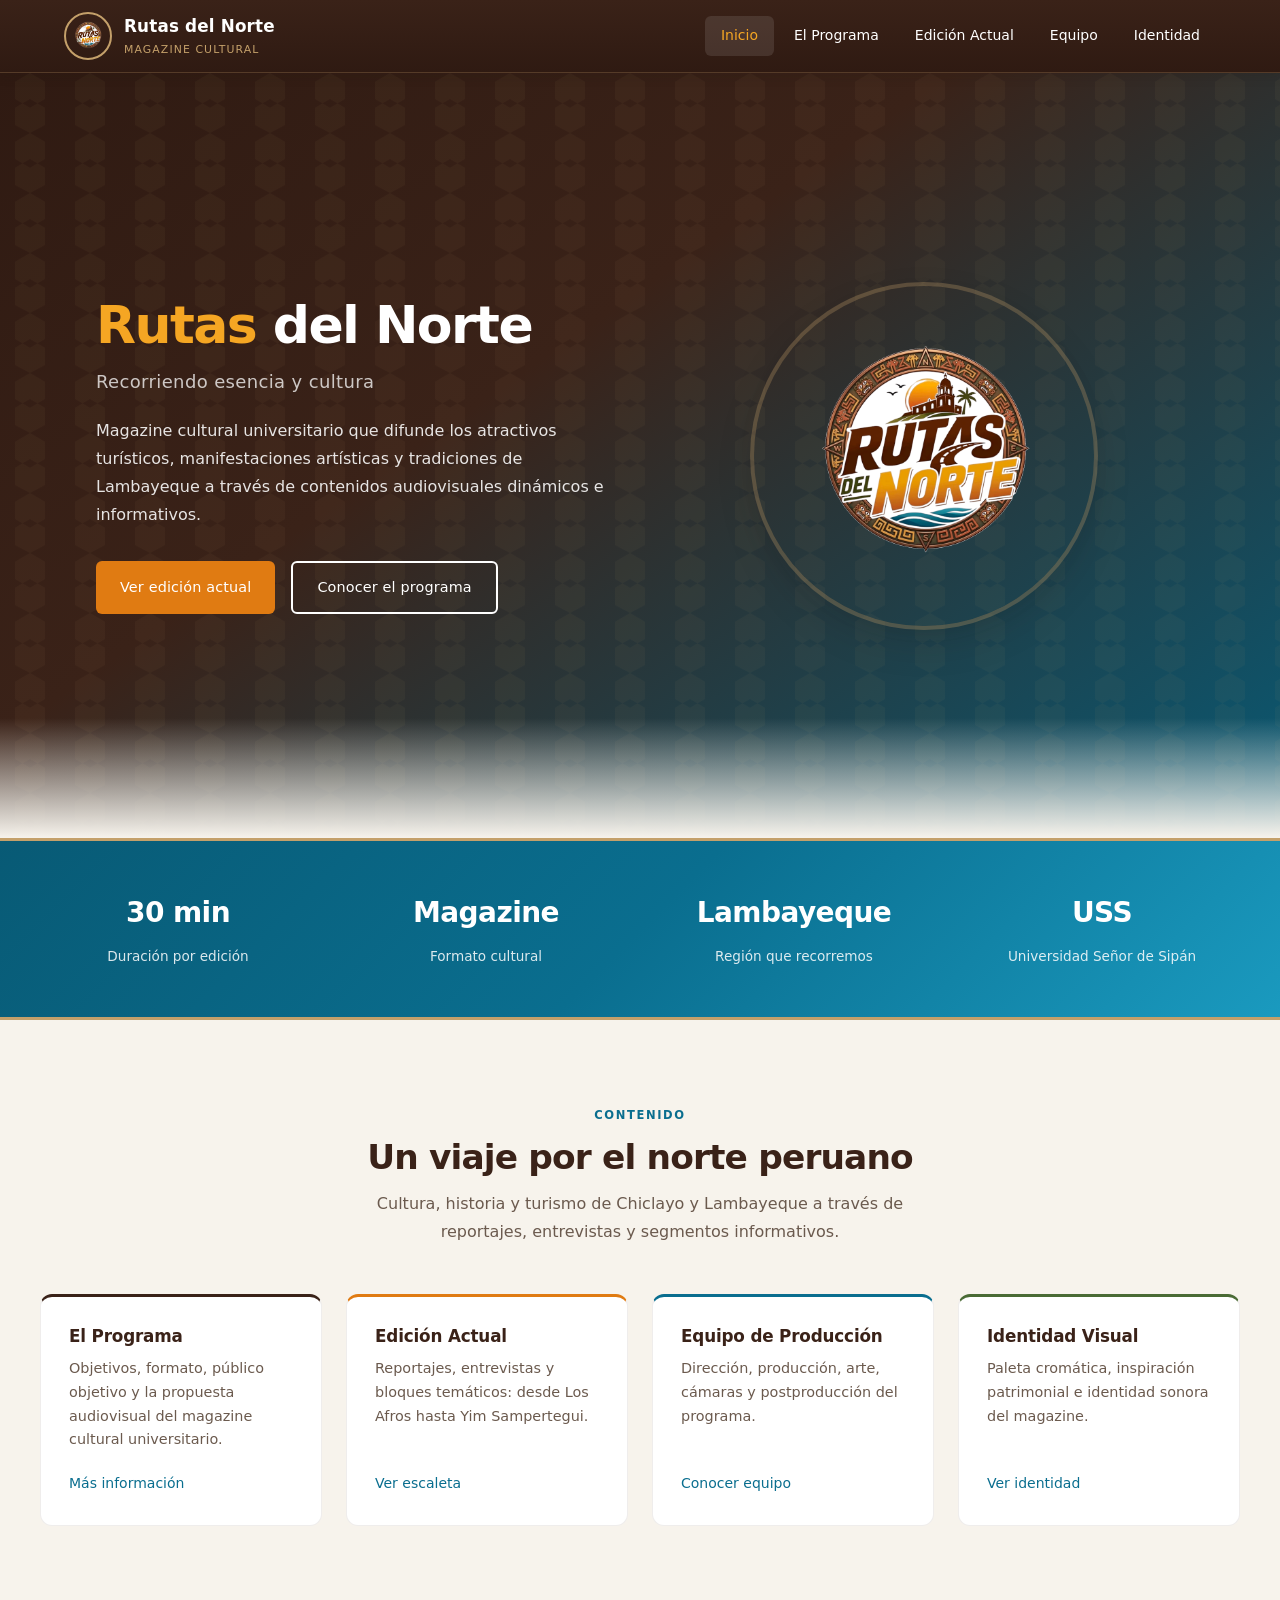
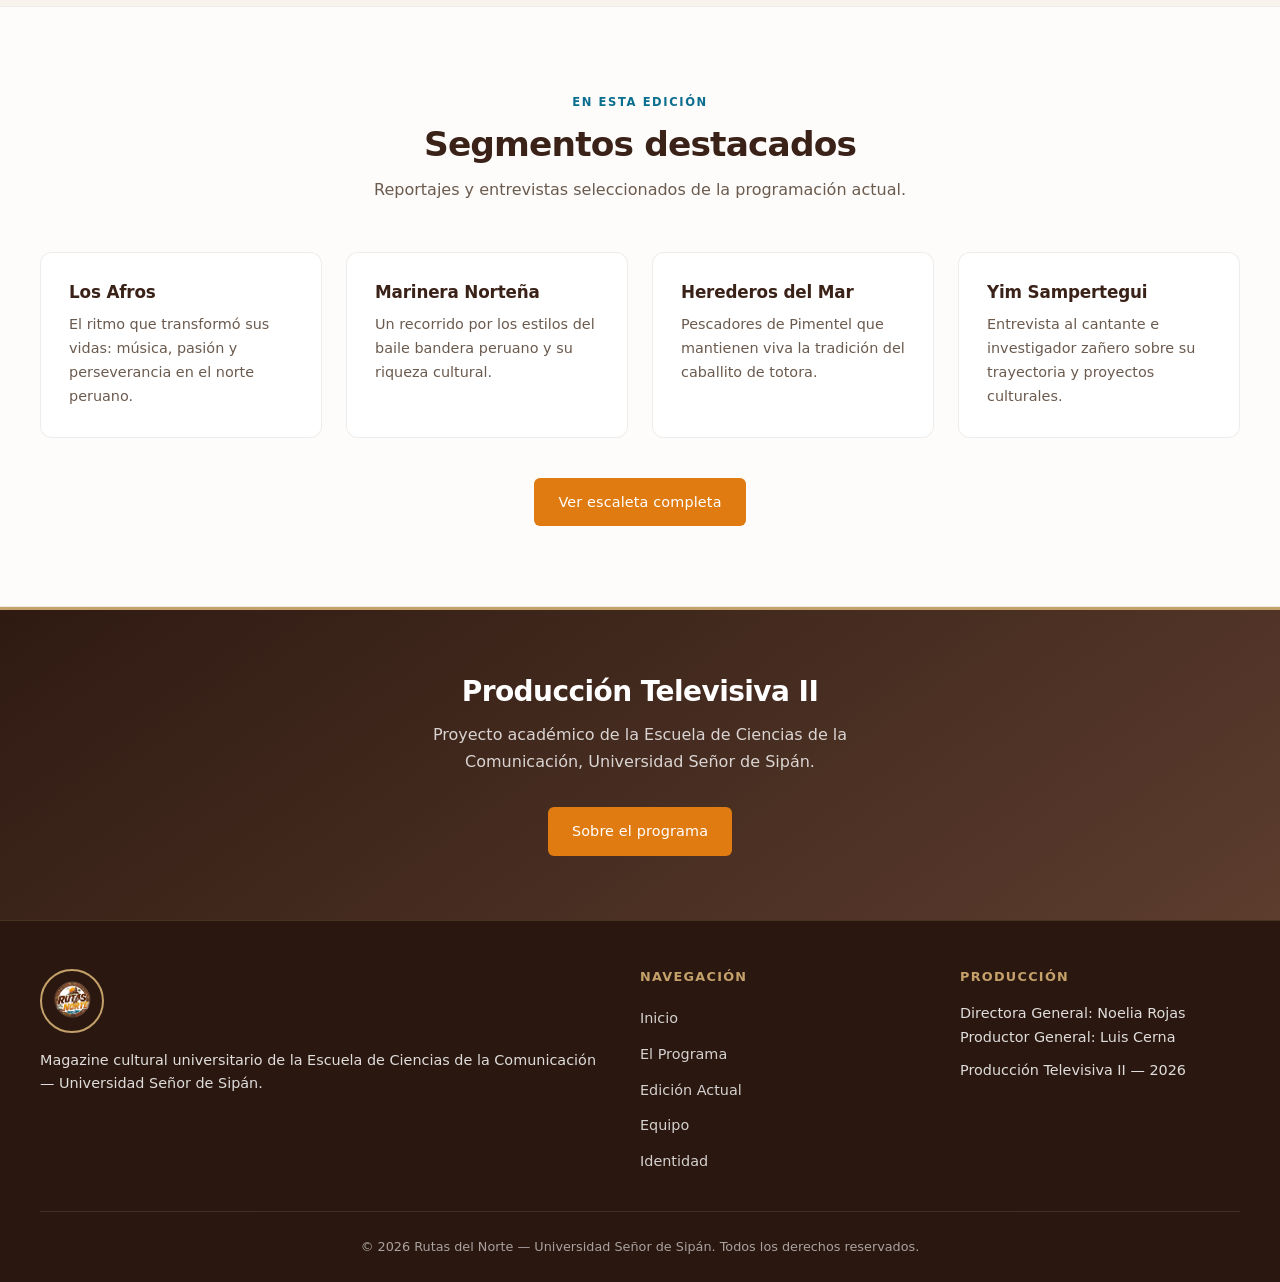
<file: index.html>
<!DOCTYPE html>
<html lang="es">
<head>
  <meta charset="UTF-8">
  <meta name="viewport" content="width=device-width, initial-scale=1.0">
  <meta name="description" content="Rutas del Norte — Magazine cultural universitario que recorre la cultura, historia y turismo de Lambayeque.">
  <title>Rutas del Norte | Recorriendo esencia y cultura</title>
  <link rel="icon" href="imagenes/rutas-del-norte.png" type="image/png">
  <link rel="stylesheet" href="css/styles.css">
</head>
<body>

  <header class="site-header">
    <div class="header-inner">
      <a href="index.html" class="logo-link">
        <img src="imagenes/rutas-del-norte.png" alt="Rutas del Norte" class="logo-img">
        <div class="logo-text">
          Rutas del Norte
          <span>Magazine Cultural</span>
        </div>
      </a>
      <nav class="nav-desktop" aria-label="Navegación principal">
        <a href="index.html">Inicio</a>
        <a href="programa.html">El Programa</a>
        <a href="edicion.html">Edición Actual</a>
        <a href="equipo.html">Equipo</a>
        <a href="identidad.html">Identidad</a>
      </nav>
      <button class="nav-toggle" aria-label="Abrir menú" aria-expanded="false">
        <span></span><span></span><span></span>
      </button>
    </div>
    <nav class="nav-mobile" aria-label="Menú móvil">
      <a href="index.html">Inicio</a>
      <a href="programa.html">El Programa</a>
      <a href="edicion.html">Edición Actual</a>
      <a href="equipo.html">Equipo</a>
      <a href="identidad.html">Identidad</a>
    </nav>
  </header>

  <section class="hero">
    <div class="hero-inner">
      <div class="hero-content">
        <h1><span class="highlight">Rutas</span> del Norte</h1>
        <p class="hero-tagline">Recorriendo esencia y cultura</p>
        <p class="hero-desc">
          Magazine cultural universitario que difunde los atractivos turísticos, manifestaciones artísticas y tradiciones de Lambayeque a través de contenidos audiovisuales dinámicos e informativos.
        </p>
        <div class="btn-group">
          <a href="edicion.html" class="btn btn-primary">Ver edición actual</a>
          <a href="programa.html" class="btn btn-outline">Conocer el programa</a>
        </div>
      </div>
      <div class="hero-visual">
        <img src="imagenes/rutas-del-norte.png" alt="Logo Rutas del Norte" class="hero-logo">
      </div>
    </div>
  </section>

  <section class="stats-bar">
    <div class="stats-grid">
      <div class="stat-item">
        <strong>30 min</strong>
        <span>Duración por edición</span>
      </div>
      <div class="stat-item">
        <strong>Magazine</strong>
        <span>Formato cultural</span>
      </div>
      <div class="stat-item">
        <strong>Lambayeque</strong>
        <span>Región que recorremos</span>
      </div>
      <div class="stat-item">
        <strong>USS</strong>
        <span>Universidad Señor de Sipán</span>
      </div>
    </div>
  </section>

  <section class="section">
    <div class="section-inner">
      <div class="section-header">
        <span class="section-label">Contenido</span>
        <h2 class="section-title">Un viaje por el norte peruano</h2>
        <p class="section-subtitle">
          Cultura, historia y turismo de Chiclayo y Lambayeque a través de reportajes, entrevistas y segmentos informativos.
        </p>
      </div>
      <div class="cards-grid">
        <article class="card card-accent">
          <h3>El Programa</h3>
          <p>Objetivos, formato, público objetivo y la propuesta audiovisual del magazine cultural universitario.</p>
          <a href="programa.html" class="card-link">Más información</a>
        </article>
        <article class="card card-accent card-accent--orange">
          <h3>Edición Actual</h3>
          <p>Reportajes, entrevistas y bloques temáticos: desde Los Afros hasta Yim Sampertegui.</p>
          <a href="edicion.html" class="card-link">Ver escaleta</a>
        </article>
        <article class="card card-accent card-accent--teal">
          <h3>Equipo de Producción</h3>
          <p>Dirección, producción, arte, cámaras y postproducción del programa.</p>
          <a href="equipo.html" class="card-link">Conocer equipo</a>
        </article>
        <article class="card card-accent card-accent--green">
          <h3>Identidad Visual</h3>
          <p>Paleta cromática, inspiración patrimonial e identidad sonora del magazine.</p>
          <a href="identidad.html" class="card-link">Ver identidad</a>
        </article>
      </div>
    </div>
  </section>

  <section class="section section-alt">
    <div class="section-inner">
      <div class="section-header">
        <span class="section-label">En esta edición</span>
        <h2 class="section-title">Segmentos destacados</h2>
        <p class="section-subtitle">Reportajes y entrevistas seleccionados de la programación actual.</p>
      </div>
      <div class="cards-grid">
        <article class="card">
          <h3>Los Afros</h3>
          <p>El ritmo que transformó sus vidas: música, pasión y perseverancia en el norte peruano.</p>
        </article>
        <article class="card">
          <h3>Marinera Norteña</h3>
          <p>Un recorrido por los estilos del baile bandera peruano y su riqueza cultural.</p>
        </article>
        <article class="card">
          <h3>Herederos del Mar</h3>
          <p>Pescadores de Pimentel que mantienen viva la tradición del caballito de totora.</p>
        </article>
        <article class="card">
          <h3>Yim Sampertegui</h3>
          <p>Entrevista al cantante e investigador zañero sobre su trayectoria y proyectos culturales.</p>
        </article>
      </div>
      <div class="section-cta">
        <a href="edicion.html" class="btn btn-primary">Ver escaleta completa</a>
      </div>
    </div>
  </section>

  <section class="cta-section">
    <h2>Producción Televisiva II</h2>
    <p>Proyecto académico de la Escuela de Ciencias de la Comunicación, Universidad Señor de Sipán.</p>
    <a href="programa.html" class="btn btn-primary">Sobre el programa</a>
  </section>

  <footer class="site-footer">
    <div class="footer-inner">
      <div class="footer-brand">
        <img src="imagenes/rutas-del-norte.png" alt="Rutas del Norte">
        <p>Magazine cultural universitario de la Escuela de Ciencias de la Comunicación — Universidad Señor de Sipán.</p>
      </div>
      <div class="footer-col">
        <h4>Navegación</h4>
        <a href="index.html">Inicio</a>
        <a href="programa.html">El Programa</a>
        <a href="edicion.html">Edición Actual</a>
        <a href="equipo.html">Equipo</a>
        <a href="identidad.html">Identidad</a>
      </div>
      <div class="footer-col">
        <h4>Producción</h4>
        <p style="font-size: 0.9rem;">Directora General: Noelia Rojas</p>
        <p style="font-size: 0.9rem;">Productor General: Luis Cerna</p>
        <p style="font-size: 0.9rem; margin-top: 0.5rem;">Producción Televisiva II — 2026</p>
      </div>
    </div>
    <div class="footer-bottom">
      <p>© 2026 Rutas del Norte — Universidad Señor de Sipán. Todos los derechos reservados.</p>
    </div>
  </footer>

  <script src="js/main.js"></script>
</body>
</html>
</file>
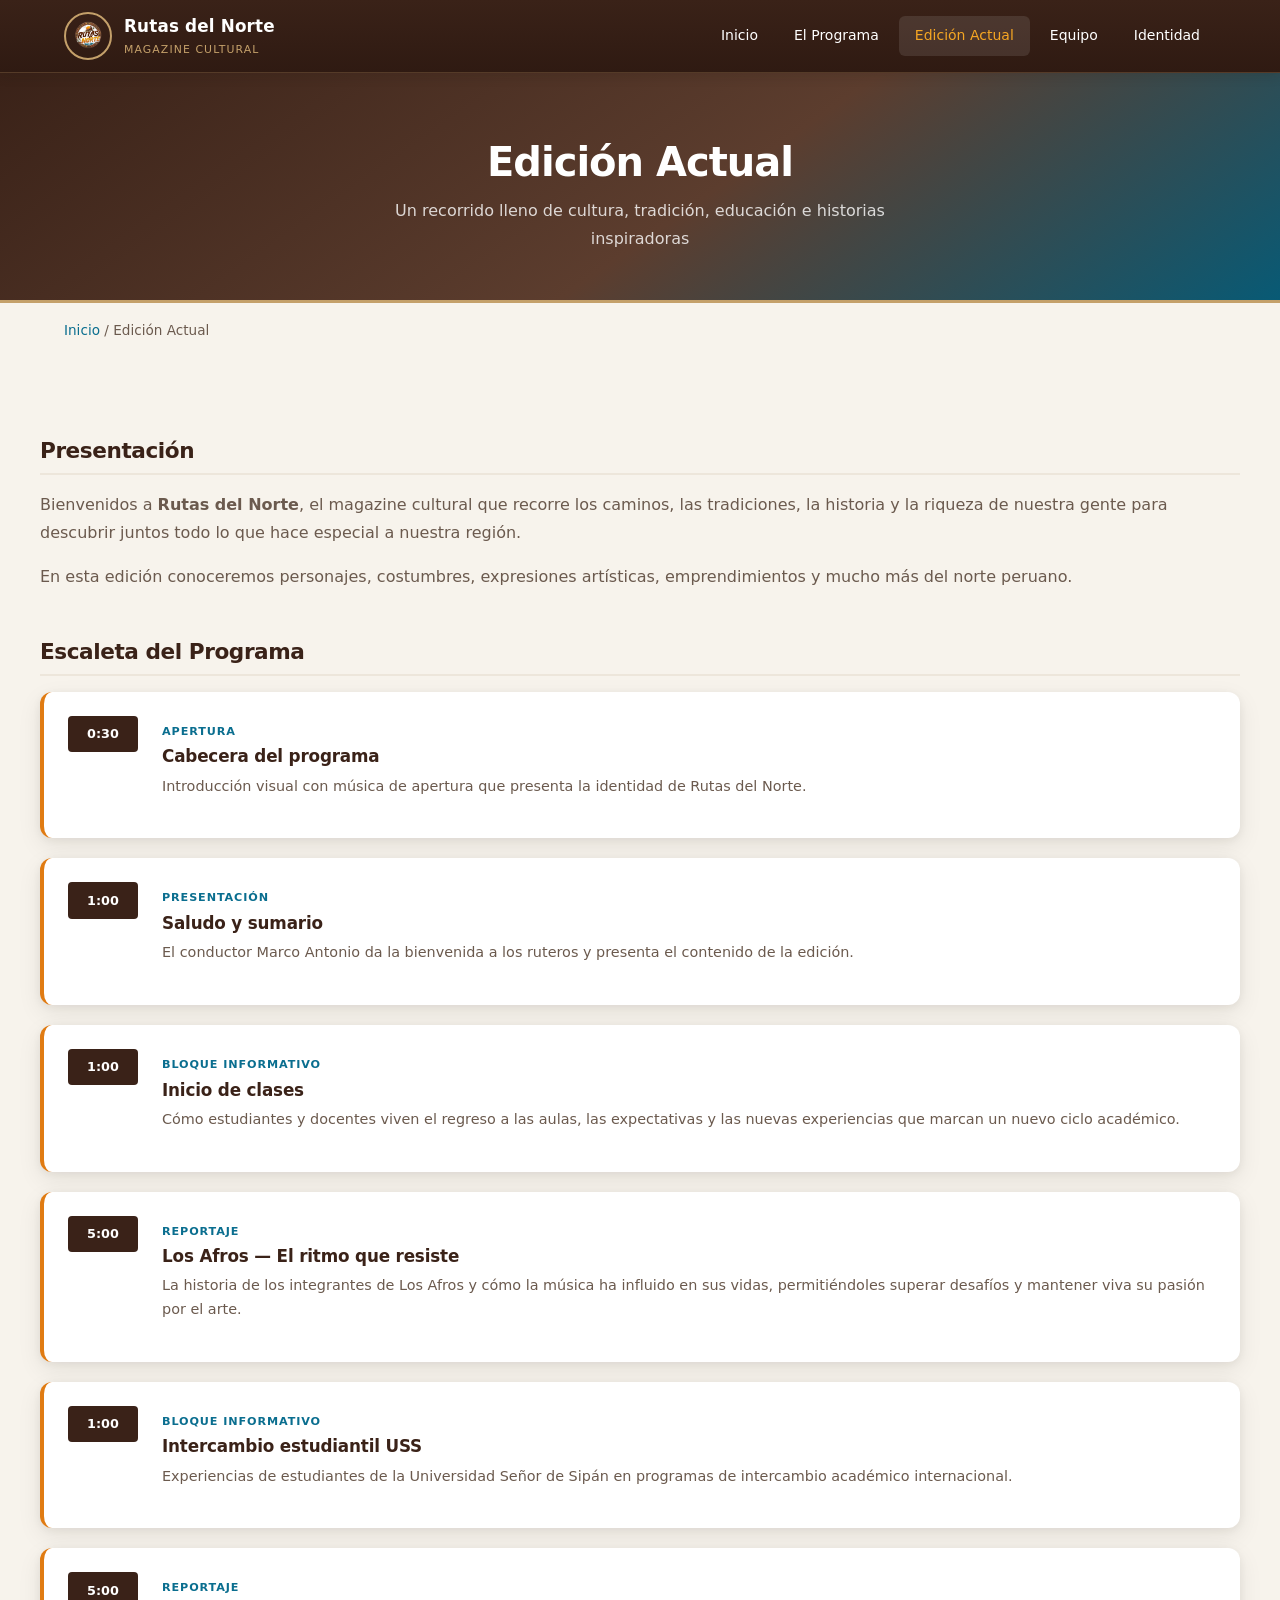
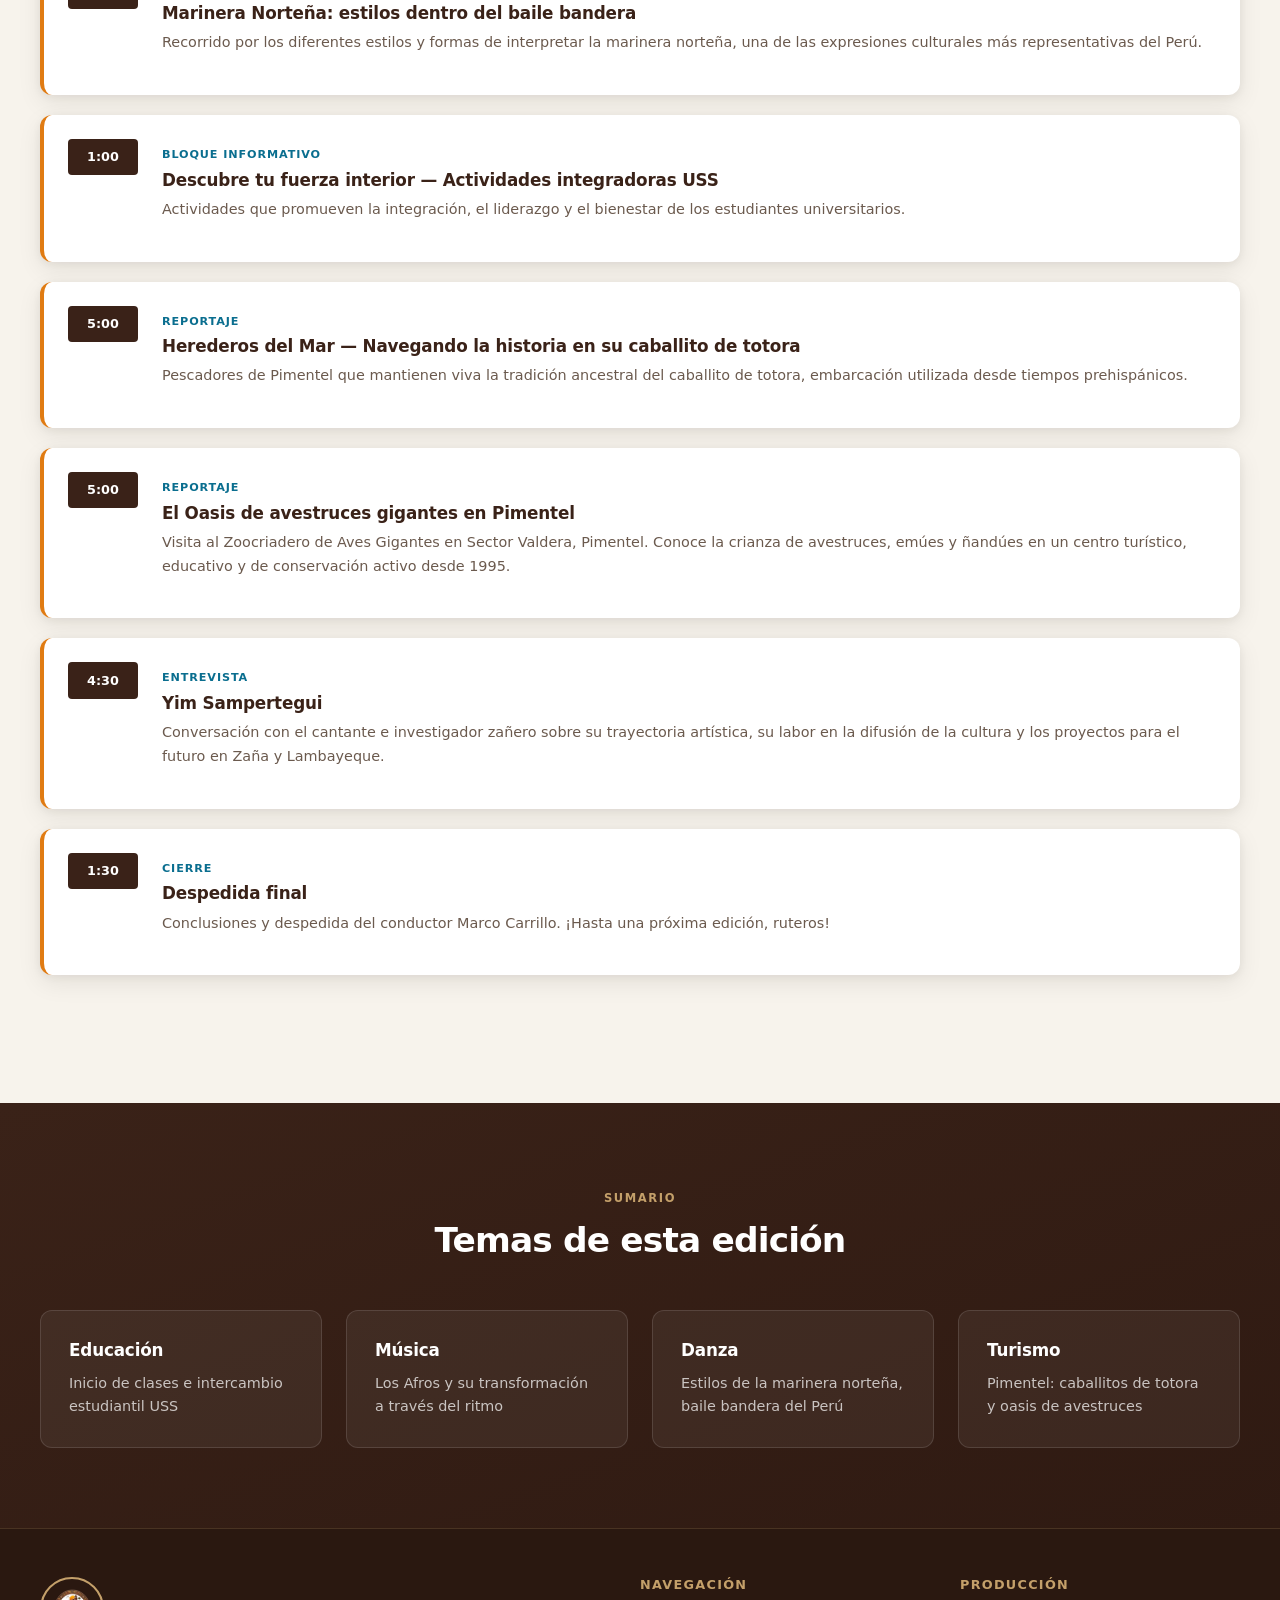
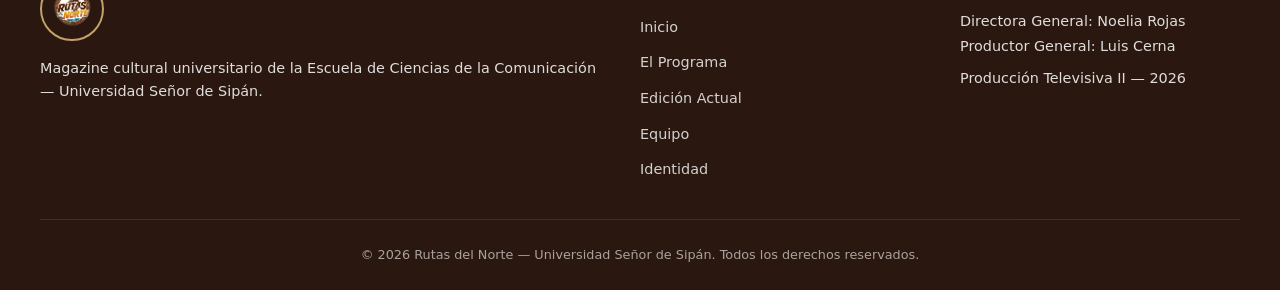
<file: edicion.html>
<!DOCTYPE html>
<html lang="es">
<head>
  <meta charset="UTF-8">
  <meta name="viewport" content="width=device-width, initial-scale=1.0">
  <meta name="description" content="Escaleta de la edición actual de Rutas del Norte: reportajes, entrevistas y bloques culturales de Lambayeque.">
  <title>Edición Actual | Rutas del Norte</title>
  <link rel="icon" href="imagenes/rutas-del-norte.png" type="image/png">
  <link rel="stylesheet" href="css/styles.css">
</head>
<body>

  <header class="site-header">
    <div class="header-inner">
      <a href="index.html" class="logo-link">
        <img src="imagenes/rutas-del-norte.png" alt="Rutas del Norte" class="logo-img">
        <div class="logo-text">
          Rutas del Norte
          <span>Magazine Cultural</span>
        </div>
      </a>
      <nav class="nav-desktop" aria-label="Navegación principal">
        <a href="index.html">Inicio</a>
        <a href="programa.html">El Programa</a>
        <a href="edicion.html">Edición Actual</a>
        <a href="equipo.html">Equipo</a>
        <a href="identidad.html">Identidad</a>
      </nav>
      <button class="nav-toggle" aria-label="Abrir menú" aria-expanded="false">
        <span></span><span></span><span></span>
      </button>
    </div>
    <nav class="nav-mobile" aria-label="Menú móvil">
      <a href="index.html">Inicio</a>
      <a href="programa.html">El Programa</a>
      <a href="edicion.html">Edición Actual</a>
      <a href="equipo.html">Equipo</a>
      <a href="identidad.html">Identidad</a>
    </nav>
  </header>

  <div class="page-hero">
    <h1>Edición Actual</h1>
    <p>Un recorrido lleno de cultura, tradición, educación e historias inspiradoras</p>
  </div>

  <nav class="breadcrumb" aria-label="Ruta de navegación">
    <a href="index.html">Inicio</a> / Edición Actual
  </nav>

  <section class="section">
    <div class="section-inner">
      <div class="content-block">
        <h2>Presentación</h2>
        <p>
          Bienvenidos a <strong>Rutas del Norte</strong>, el magazine cultural que recorre los caminos, las tradiciones, la historia y la riqueza de nuestra gente para descubrir juntos todo lo que hace especial a nuestra región.
        </p>
        <p>
          En esta edición conoceremos personajes, costumbres, expresiones artísticas, emprendimientos y mucho más del norte peruano.
        </p>
      </div>

      <div class="content-block">
        <h2>Escaleta del Programa</h2>
        <div class="segments-list">

          <article class="segment-card">
            <span class="segment-time">0:30</span>
            <div>
              <span class="segment-type">Apertura</span>
              <h3>Cabecera del programa</h3>
              <p>Introducción visual con música de apertura que presenta la identidad de Rutas del Norte.</p>
            </div>
          </article>

          <article class="segment-card">
            <span class="segment-time">1:00</span>
            <div>
              <span class="segment-type">Presentación</span>
              <h3>Saludo y sumario</h3>
              <p>El conductor Marco Antonio da la bienvenida a los ruteros y presenta el contenido de la edición.</p>
            </div>
          </article>

          <article class="segment-card">
            <span class="segment-time">1:00</span>
            <div>
              <span class="segment-type">Bloque informativo</span>
              <h3>Inicio de clases</h3>
              <p>Cómo estudiantes y docentes viven el regreso a las aulas, las expectativas y las nuevas experiencias que marcan un nuevo ciclo académico.</p>
            </div>
          </article>

          <article class="segment-card">
            <span class="segment-time">5:00</span>
            <div>
              <span class="segment-type">Reportaje</span>
              <h3>Los Afros — El ritmo que resiste</h3>
              <p>La historia de los integrantes de Los Afros y cómo la música ha influido en sus vidas, permitiéndoles superar desafíos y mantener viva su pasión por el arte.</p>
            </div>
          </article>

          <article class="segment-card">
            <span class="segment-time">1:00</span>
            <div>
              <span class="segment-type">Bloque informativo</span>
              <h3>Intercambio estudiantil USS</h3>
              <p>Experiencias de estudiantes de la Universidad Señor de Sipán en programas de intercambio académico internacional.</p>
            </div>
          </article>

          <article class="segment-card">
            <span class="segment-time">5:00</span>
            <div>
              <span class="segment-type">Reportaje</span>
              <h3>Marinera Norteña: estilos dentro del baile bandera</h3>
              <p>Recorrido por los diferentes estilos y formas de interpretar la marinera norteña, una de las expresiones culturales más representativas del Perú.</p>
            </div>
          </article>

          <article class="segment-card">
            <span class="segment-time">1:00</span>
            <div>
              <span class="segment-type">Bloque informativo</span>
              <h3>Descubre tu fuerza interior — Actividades integradoras USS</h3>
              <p>Actividades que promueven la integración, el liderazgo y el bienestar de los estudiantes universitarios.</p>
            </div>
          </article>

          <article class="segment-card">
            <span class="segment-time">5:00</span>
            <div>
              <span class="segment-type">Reportaje</span>
              <h3>Herederos del Mar — Navegando la historia en su caballito de totora</h3>
              <p>Pescadores de Pimentel que mantienen viva la tradición ancestral del caballito de totora, embarcación utilizada desde tiempos prehispánicos.</p>
            </div>
          </article>

          <article class="segment-card">
            <span class="segment-time">5:00</span>
            <div>
              <span class="segment-type">Reportaje</span>
              <h3>El Oasis de avestruces gigantes en Pimentel</h3>
              <p>Visita al Zoocriadero de Aves Gigantes en Sector Valdera, Pimentel. Conoce la crianza de avestruces, emúes y ñandúes en un centro turístico, educativo y de conservación activo desde 1995.</p>
            </div>
          </article>

          <article class="segment-card">
            <span class="segment-time">4:30</span>
            <div>
              <span class="segment-type">Entrevista</span>
              <h3>Yim Sampertegui</h3>
              <p>Conversación con el cantante e investigador zañero sobre su trayectoria artística, su labor en la difusión de la cultura y los proyectos para el futuro en Zaña y Lambayeque.</p>
            </div>
          </article>

          <article class="segment-card">
            <span class="segment-time">1:30</span>
            <div>
              <span class="segment-type">Cierre</span>
              <h3>Despedida final</h3>
              <p>Conclusiones y despedida del conductor Marco Carrillo. ¡Hasta una próxima edición, ruteros!</p>
            </div>
          </article>

        </div>
      </div>
    </div>
  </section>

  <section class="section section-dark">
    <div class="section-inner">
      <div class="section-header">
        <span class="section-label">Sumario</span>
        <h2 class="section-title">Temas de esta edición</h2>
      </div>
      <div class="cards-grid">
        <article class="card card--dark">
          <h3>Educación</h3>
          <p>Inicio de clases e intercambio estudiantil USS</p>
        </article>
        <article class="card card--dark">
          <h3>Música</h3>
          <p>Los Afros y su transformación a través del ritmo</p>
        </article>
        <article class="card card--dark">
          <h3>Danza</h3>
          <p>Estilos de la marinera norteña, baile bandera del Perú</p>
        </article>
        <article class="card card--dark">
          <h3>Turismo</h3>
          <p>Pimentel: caballitos de totora y oasis de avestruces</p>
        </article>
      </div>
    </div>
  </section>

  <footer class="site-footer">
    <div class="footer-inner">
      <div class="footer-brand">
        <img src="imagenes/rutas-del-norte.png" alt="Rutas del Norte">
        <p>Magazine cultural universitario de la Escuela de Ciencias de la Comunicación — Universidad Señor de Sipán.</p>
      </div>
      <div class="footer-col">
        <h4>Navegación</h4>
        <a href="index.html">Inicio</a>
        <a href="programa.html">El Programa</a>
        <a href="edicion.html">Edición Actual</a>
        <a href="equipo.html">Equipo</a>
        <a href="identidad.html">Identidad</a>
      </div>
      <div class="footer-col">
        <h4>Producción</h4>
        <p style="font-size: 0.9rem;">Directora General: Noelia Rojas</p>
        <p style="font-size: 0.9rem;">Productor General: Luis Cerna</p>
        <p style="font-size: 0.9rem; margin-top: 0.5rem;">Producción Televisiva II — 2026</p>
      </div>
    </div>
    <div class="footer-bottom">
      <p>© 2026 Rutas del Norte — Universidad Señor de Sipán. Todos los derechos reservados.</p>
    </div>
  </footer>

  <script src="js/main.js"></script>
</body>
</html>
</file>
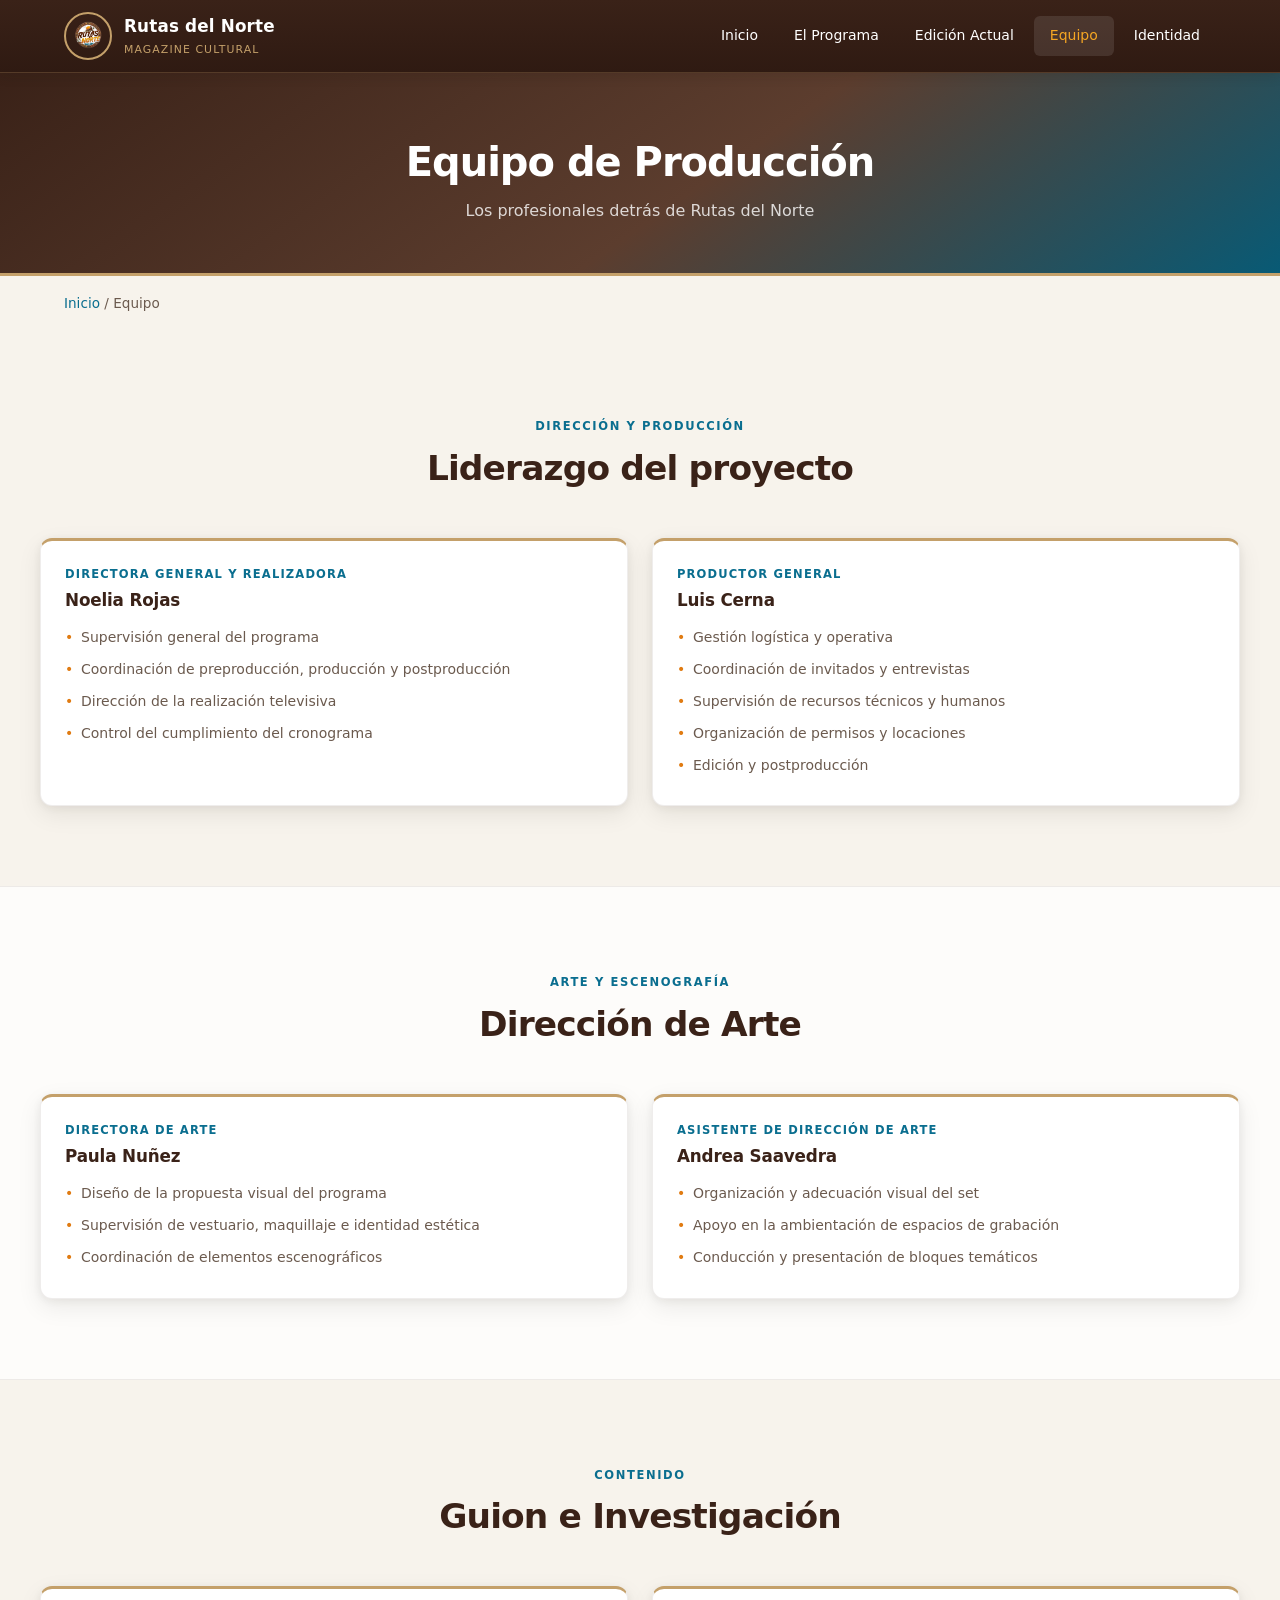
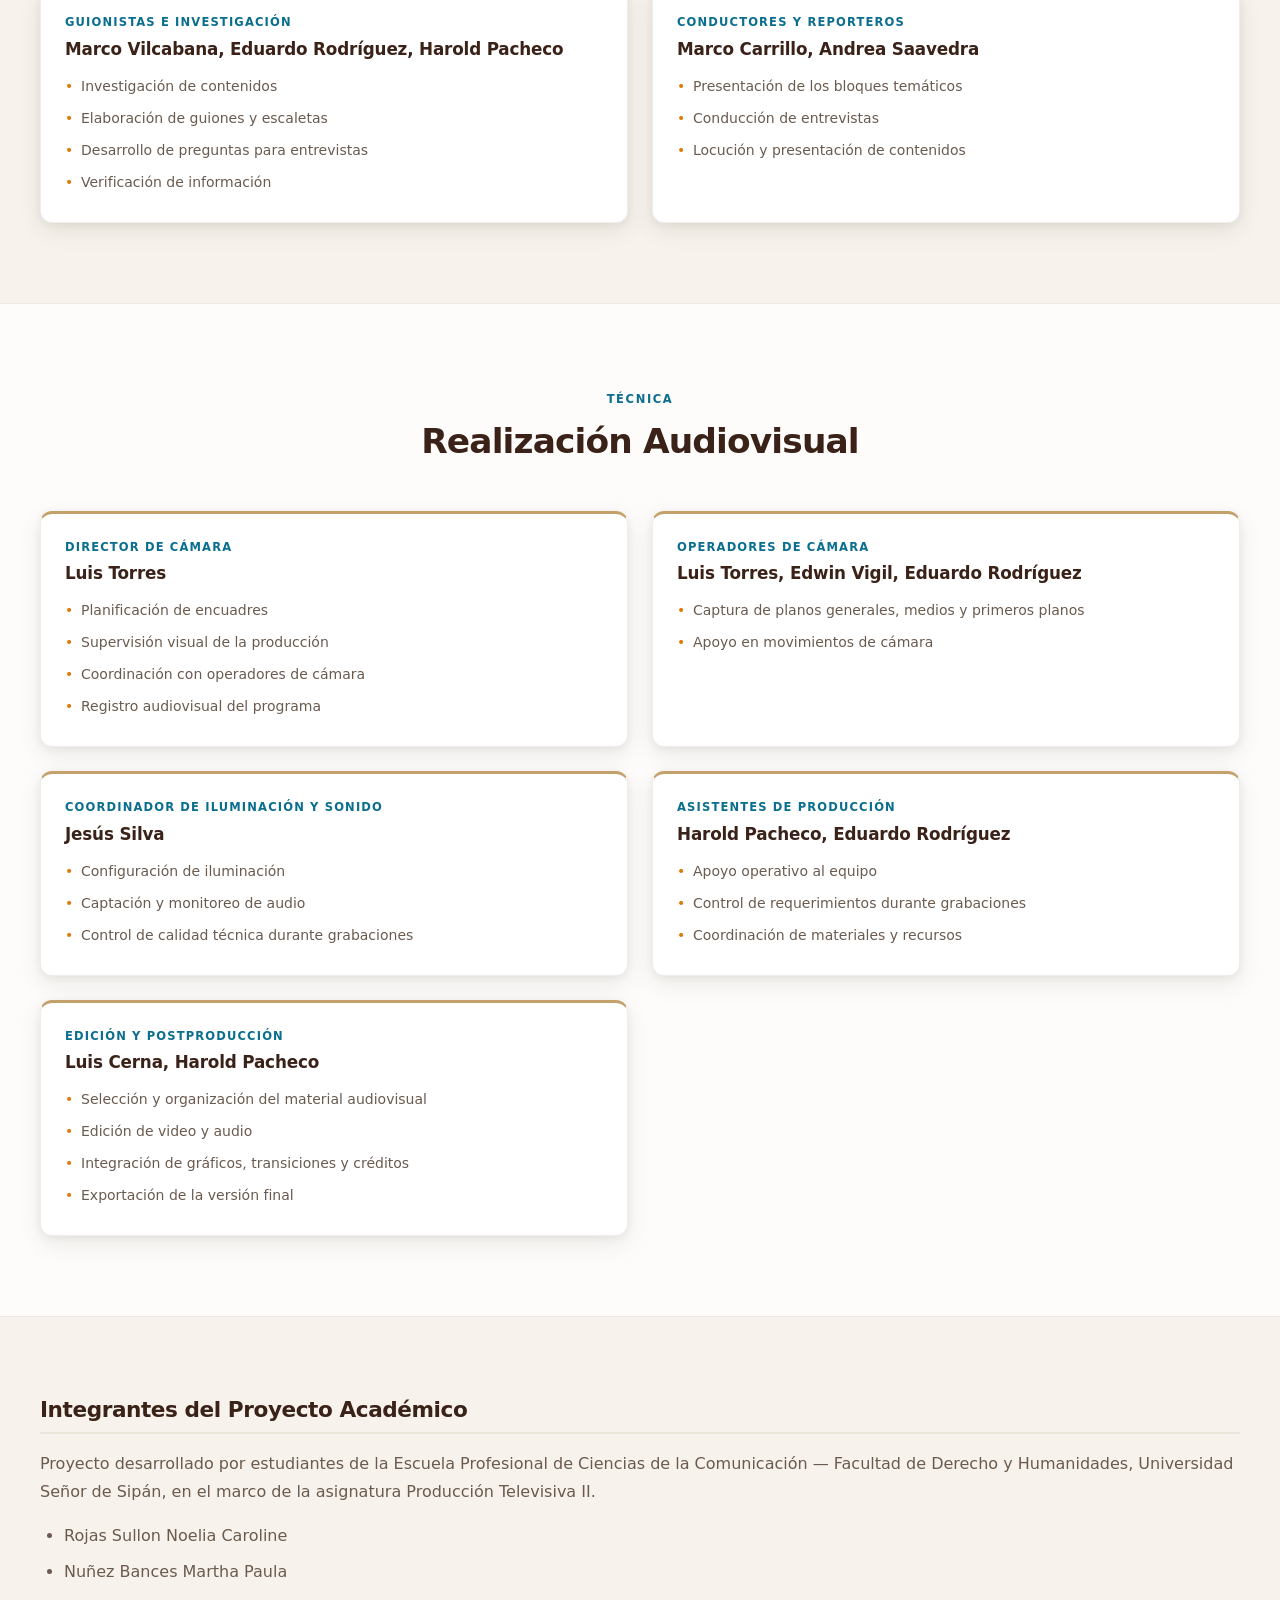
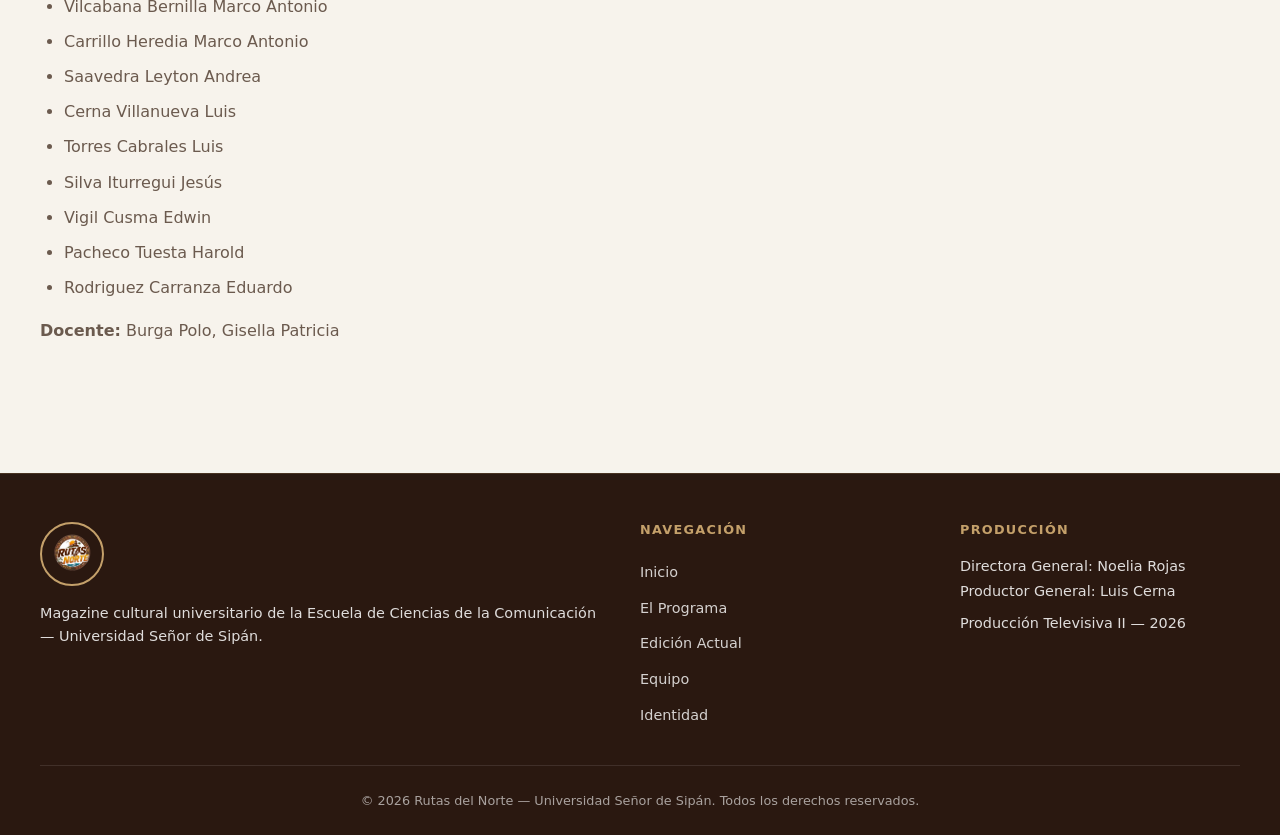
<file: equipo.html>
<!DOCTYPE html>
<html lang="es">
<head>
  <meta charset="UTF-8">
  <meta name="viewport" content="width=device-width, initial-scale=1.0">
  <meta name="description" content="Equipo de producción de Rutas del Norte: dirección, cámaras, arte, guion y postproducción.">
  <title>Equipo | Rutas del Norte</title>
  <link rel="icon" href="imagenes/rutas-del-norte.png" type="image/png">
  <link rel="stylesheet" href="css/styles.css">
</head>
<body>

  <header class="site-header">
    <div class="header-inner">
      <a href="index.html" class="logo-link">
        <img src="imagenes/rutas-del-norte.png" alt="Rutas del Norte" class="logo-img">
        <div class="logo-text">
          Rutas del Norte
          <span>Magazine Cultural</span>
        </div>
      </a>
      <nav class="nav-desktop" aria-label="Navegación principal">
        <a href="index.html">Inicio</a>
        <a href="programa.html">El Programa</a>
        <a href="edicion.html">Edición Actual</a>
        <a href="equipo.html">Equipo</a>
        <a href="identidad.html">Identidad</a>
      </nav>
      <button class="nav-toggle" aria-label="Abrir menú" aria-expanded="false">
        <span></span><span></span><span></span>
      </button>
    </div>
    <nav class="nav-mobile" aria-label="Menú móvil">
      <a href="index.html">Inicio</a>
      <a href="programa.html">El Programa</a>
      <a href="edicion.html">Edición Actual</a>
      <a href="equipo.html">Equipo</a>
      <a href="identidad.html">Identidad</a>
    </nav>
  </header>

  <div class="page-hero">
    <h1>Equipo de Producción</h1>
    <p>Los profesionales detrás de Rutas del Norte</p>
  </div>

  <nav class="breadcrumb" aria-label="Ruta de navegación">
    <a href="index.html">Inicio</a> / Equipo
  </nav>

  <section class="section">
    <div class="section-inner">
      <div class="section-header">
        <span class="section-label">Dirección y Producción</span>
        <h2 class="section-title">Liderazgo del proyecto</h2>
      </div>
      <div class="team-grid">
        <article class="team-card">
          <p class="role">Directora General y Realizadora</p>
          <h3>Noelia Rojas</h3>
          <ul>
            <li>Supervisión general del programa</li>
            <li>Coordinación de preproducción, producción y postproducción</li>
            <li>Dirección de la realización televisiva</li>
            <li>Control del cumplimiento del cronograma</li>
          </ul>
        </article>
        <article class="team-card">
          <p class="role">Productor General</p>
          <h3>Luis Cerna</h3>
          <ul>
            <li>Gestión logística y operativa</li>
            <li>Coordinación de invitados y entrevistas</li>
            <li>Supervisión de recursos técnicos y humanos</li>
            <li>Organización de permisos y locaciones</li>
            <li>Edición y postproducción</li>
          </ul>
        </article>
      </div>
    </div>
  </section>

  <section class="section section-alt">
    <div class="section-inner">
      <div class="section-header">
        <span class="section-label">Arte y Escenografía</span>
        <h2 class="section-title">Dirección de Arte</h2>
      </div>
      <div class="team-grid">
        <article class="team-card">
          <p class="role">Directora de Arte</p>
          <h3>Paula Nuñez</h3>
          <ul>
            <li>Diseño de la propuesta visual del programa</li>
            <li>Supervisión de vestuario, maquillaje e identidad estética</li>
            <li>Coordinación de elementos escenográficos</li>
          </ul>
        </article>
        <article class="team-card">
          <p class="role">Asistente de Dirección de Arte</p>
          <h3>Andrea Saavedra</h3>
          <ul>
            <li>Organización y adecuación visual del set</li>
            <li>Apoyo en la ambientación de espacios de grabación</li>
            <li>Conducción y presentación de bloques temáticos</li>
          </ul>
        </article>
      </div>
    </div>
  </section>

  <section class="section">
    <div class="section-inner">
      <div class="section-header">
        <span class="section-label">Contenido</span>
        <h2 class="section-title">Guion e Investigación</h2>
      </div>
      <div class="team-grid">
        <article class="team-card">
          <p class="role">Guionistas e Investigación</p>
          <h3>Marco Vilcabana, Eduardo Rodríguez, Harold Pacheco</h3>
          <ul>
            <li>Investigación de contenidos</li>
            <li>Elaboración de guiones y escaletas</li>
            <li>Desarrollo de preguntas para entrevistas</li>
            <li>Verificación de información</li>
          </ul>
        </article>
        <article class="team-card">
          <p class="role">Conductores y Reporteros</p>
          <h3>Marco Carrillo, Andrea Saavedra</h3>
          <ul>
            <li>Presentación de los bloques temáticos</li>
            <li>Conducción de entrevistas</li>
            <li>Locución y presentación de contenidos</li>
          </ul>
        </article>
      </div>
    </div>
  </section>

  <section class="section section-alt">
    <div class="section-inner">
      <div class="section-header">
        <span class="section-label">Técnica</span>
        <h2 class="section-title">Realización Audiovisual</h2>
      </div>
      <div class="team-grid">
        <article class="team-card">
          <p class="role">Director de Cámara</p>
          <h3>Luis Torres</h3>
          <ul>
            <li>Planificación de encuadres</li>
            <li>Supervisión visual de la producción</li>
            <li>Coordinación con operadores de cámara</li>
            <li>Registro audiovisual del programa</li>
          </ul>
        </article>
        <article class="team-card">
          <p class="role">Operadores de Cámara</p>
          <h3>Luis Torres, Edwin Vigil, Eduardo Rodríguez</h3>
          <ul>
            <li>Captura de planos generales, medios y primeros planos</li>
            <li>Apoyo en movimientos de cámara</li>
          </ul>
        </article>
        <article class="team-card">
          <p class="role">Coordinador de Iluminación y Sonido</p>
          <h3>Jesús Silva</h3>
          <ul>
            <li>Configuración de iluminación</li>
            <li>Captación y monitoreo de audio</li>
            <li>Control de calidad técnica durante grabaciones</li>
          </ul>
        </article>
        <article class="team-card">
          <p class="role">Asistentes de Producción</p>
          <h3>Harold Pacheco, Eduardo Rodríguez</h3>
          <ul>
            <li>Apoyo operativo al equipo</li>
            <li>Control de requerimientos durante grabaciones</li>
            <li>Coordinación de materiales y recursos</li>
          </ul>
        </article>
        <article class="team-card">
          <p class="role">Edición y Postproducción</p>
          <h3>Luis Cerna, Harold Pacheco</h3>
          <ul>
            <li>Selección y organización del material audiovisual</li>
            <li>Edición de video y audio</li>
            <li>Integración de gráficos, transiciones y créditos</li>
            <li>Exportación de la versión final</li>
          </ul>
        </article>
      </div>
    </div>
  </section>

  <section class="section">
    <div class="section-inner">
      <div class="content-block">
        <h2>Integrantes del Proyecto Académico</h2>
        <p>Proyecto desarrollado por estudiantes de la Escuela Profesional de Ciencias de la Comunicación — Facultad de Derecho y Humanidades, Universidad Señor de Sipán, en el marco de la asignatura Producción Televisiva II.</p>
        <ul style="margin-top: 1rem;">
          <li>Rojas Sullon Noelia Caroline</li>
          <li>Nuñez Bances Martha Paula</li>
          <li>Vilcabana Bernilla Marco Antonio</li>
          <li>Carrillo Heredia Marco Antonio</li>
          <li>Saavedra Leyton Andrea</li>
          <li>Cerna Villanueva Luis</li>
          <li>Torres Cabrales Luis</li>
          <li>Silva Iturregui Jesús</li>
          <li>Vigil Cusma Edwin</li>
          <li>Pacheco Tuesta Harold</li>
          <li>Rodriguez Carranza Eduardo</li>
        </ul>
        <p style="margin-top: 1rem;"><strong>Docente:</strong> Burga Polo, Gisella Patricia</p>
      </div>
    </div>
  </section>

  <footer class="site-footer">
    <div class="footer-inner">
      <div class="footer-brand">
        <img src="imagenes/rutas-del-norte.png" alt="Rutas del Norte">
        <p>Magazine cultural universitario de la Escuela de Ciencias de la Comunicación — Universidad Señor de Sipán.</p>
      </div>
      <div class="footer-col">
        <h4>Navegación</h4>
        <a href="index.html">Inicio</a>
        <a href="programa.html">El Programa</a>
        <a href="edicion.html">Edición Actual</a>
        <a href="equipo.html">Equipo</a>
        <a href="identidad.html">Identidad</a>
      </div>
      <div class="footer-col">
        <h4>Producción</h4>
        <p style="font-size: 0.9rem;">Directora General: Noelia Rojas</p>
        <p style="font-size: 0.9rem;">Productor General: Luis Cerna</p>
        <p style="font-size: 0.9rem; margin-top: 0.5rem;">Producción Televisiva II — 2026</p>
      </div>
    </div>
    <div class="footer-bottom">
      <p>© 2026 Rutas del Norte — Universidad Señor de Sipán. Todos los derechos reservados.</p>
    </div>
  </footer>

  <script src="js/main.js"></script>
</body>
</html>
</file>
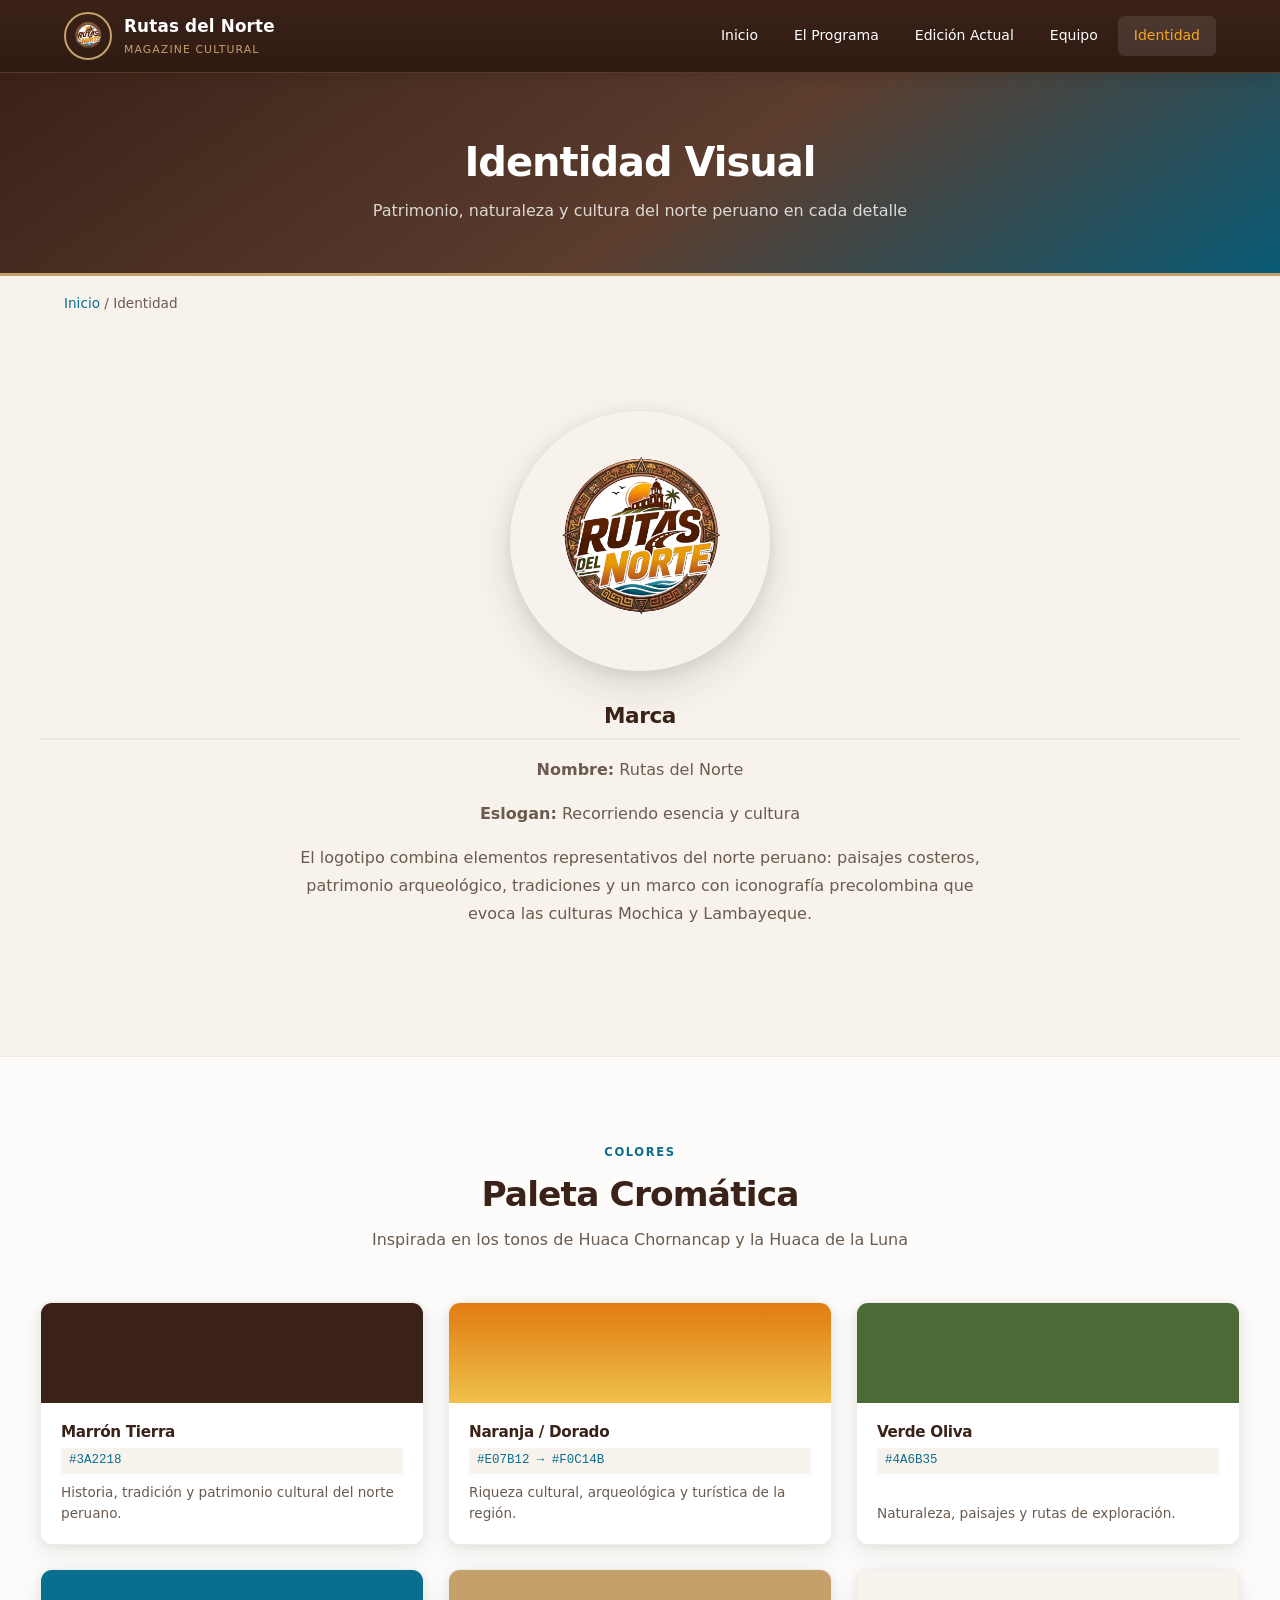
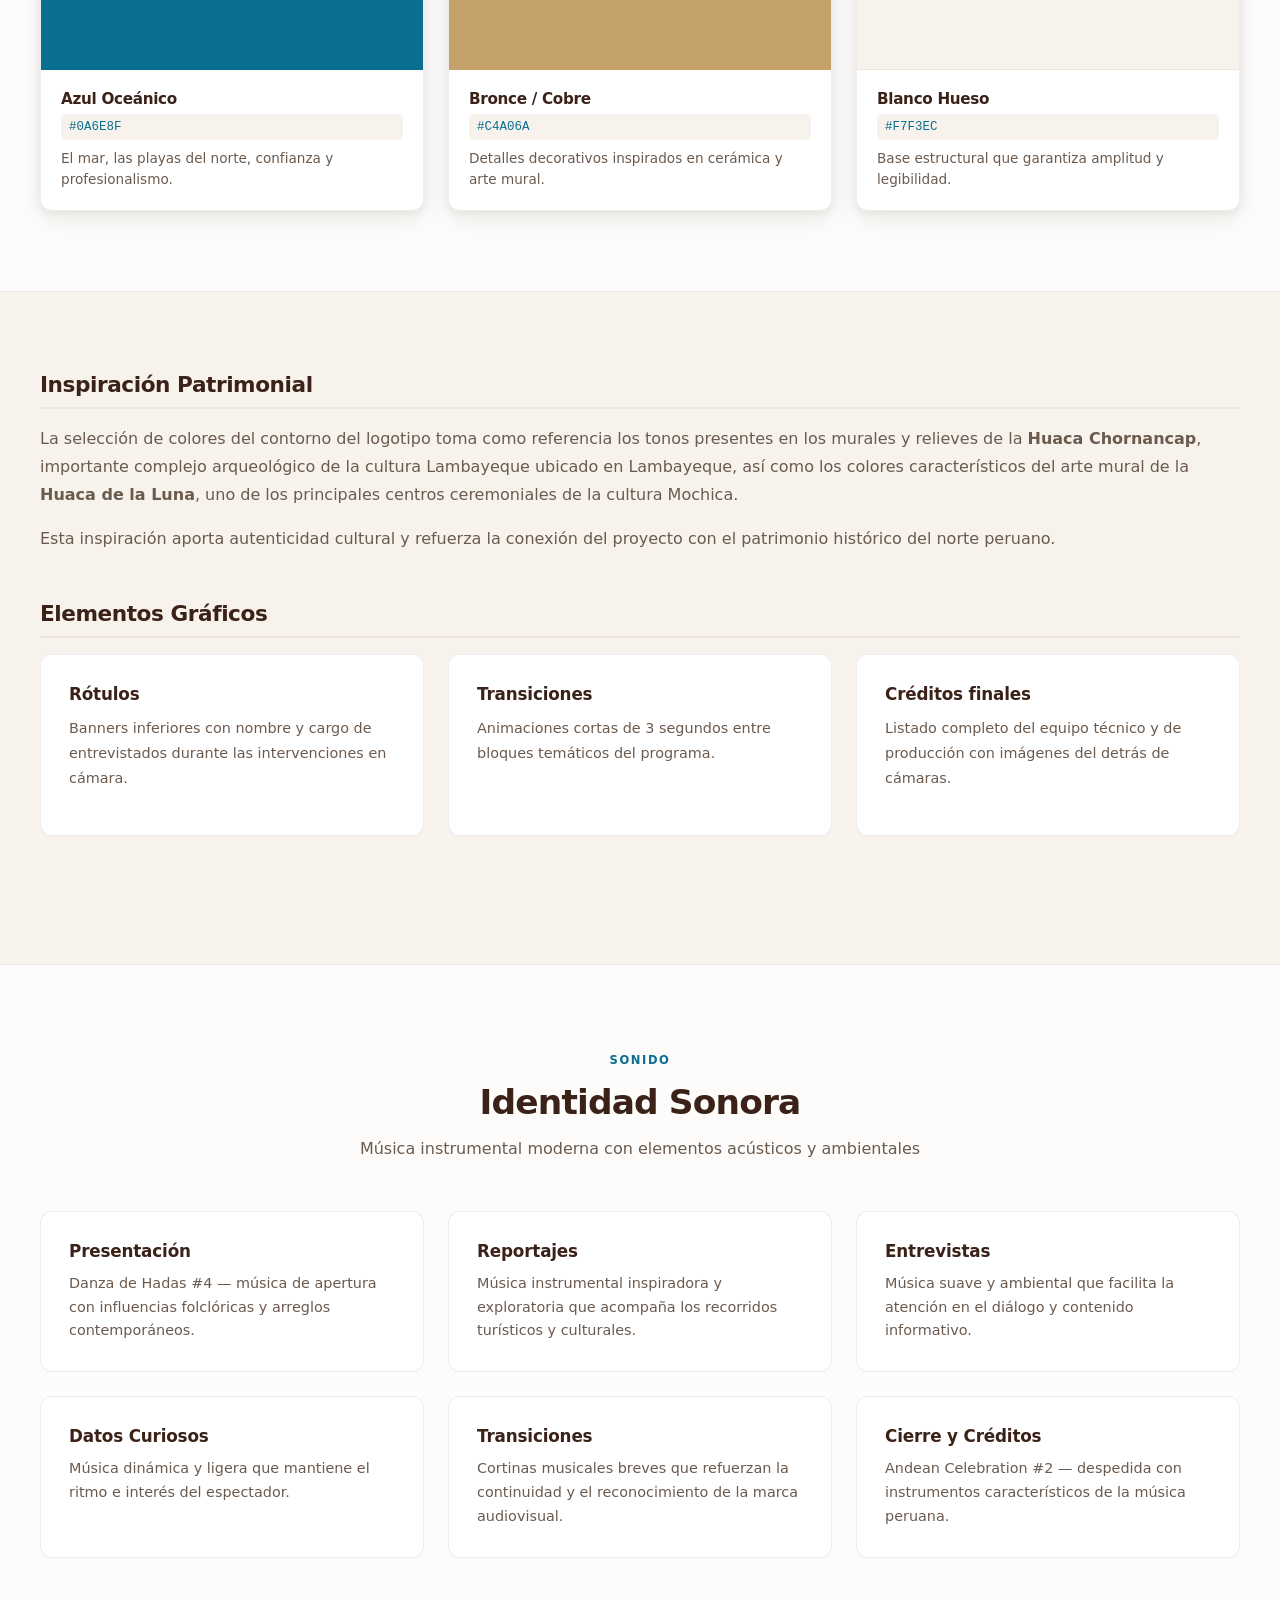
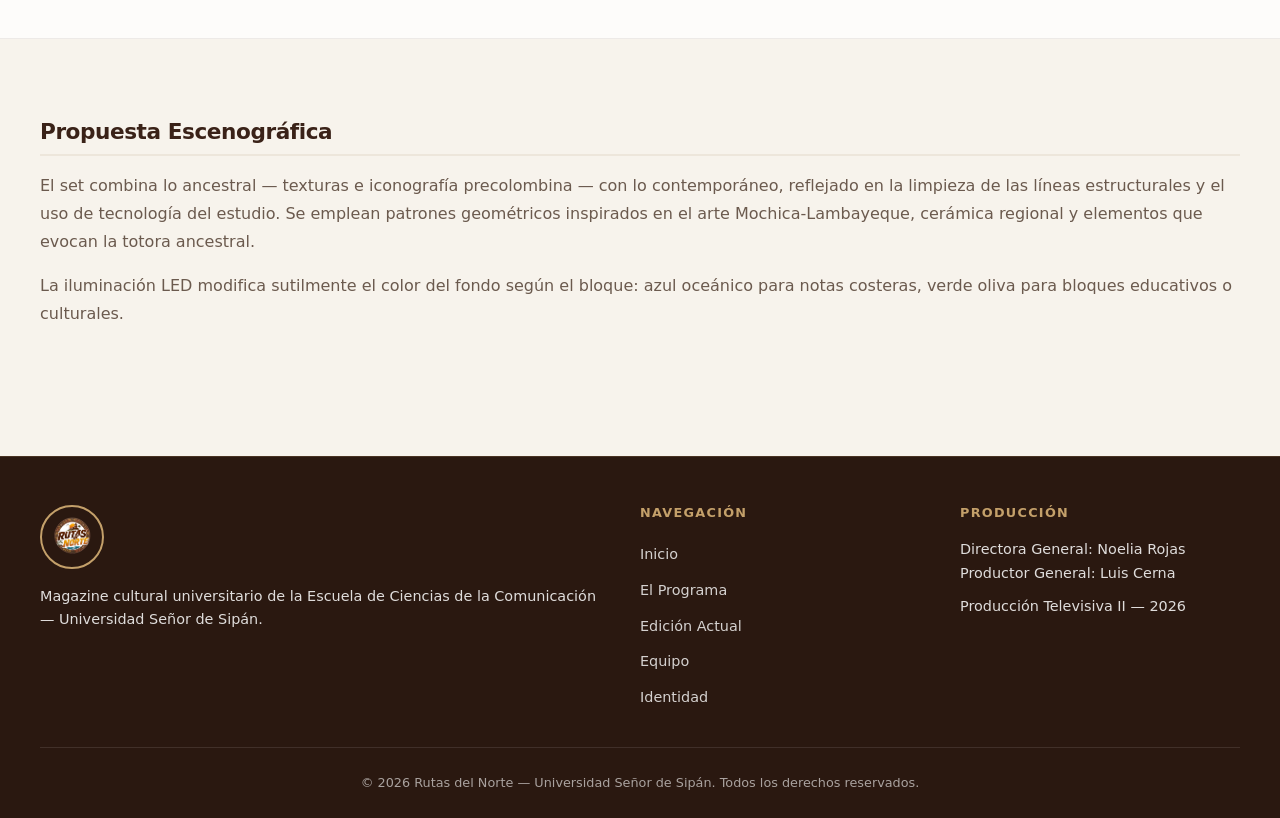
<file: identidad.html>
<!DOCTYPE html>
<html lang="es">
<head>
  <meta charset="UTF-8">
  <meta name="viewport" content="width=device-width, initial-scale=1.0">
  <meta name="description" content="Identidad visual y sonora de Rutas del Norte: paleta cromática inspirada en el patrimonio Lambayeque y Mochica.">
  <title>Identidad Visual | Rutas del Norte</title>
  <link rel="icon" href="imagenes/rutas-del-norte.png" type="image/png">
  <link rel="stylesheet" href="css/styles.css">
</head>
<body>

  <header class="site-header">
    <div class="header-inner">
      <a href="index.html" class="logo-link">
        <img src="imagenes/rutas-del-norte.png" alt="Rutas del Norte" class="logo-img">
        <div class="logo-text">
          Rutas del Norte
          <span>Magazine Cultural</span>
        </div>
      </a>
      <nav class="nav-desktop" aria-label="Navegación principal">
        <a href="index.html">Inicio</a>
        <a href="programa.html">El Programa</a>
        <a href="edicion.html">Edición Actual</a>
        <a href="equipo.html">Equipo</a>
        <a href="identidad.html">Identidad</a>
      </nav>
      <button class="nav-toggle" aria-label="Abrir menú" aria-expanded="false">
        <span></span><span></span><span></span>
      </button>
    </div>
    <nav class="nav-mobile" aria-label="Menú móvil">
      <a href="index.html">Inicio</a>
      <a href="programa.html">El Programa</a>
      <a href="edicion.html">Edición Actual</a>
      <a href="equipo.html">Equipo</a>
      <a href="identidad.html">Identidad</a>
    </nav>
  </header>

  <div class="page-hero">
    <h1>Identidad Visual</h1>
    <p>Patrimonio, naturaleza y cultura del norte peruano en cada detalle</p>
  </div>

  <nav class="breadcrumb" aria-label="Ruta de navegación">
    <a href="index.html">Inicio</a> / Identidad
  </nav>

  <section class="section">
    <div class="section-inner">
      <div class="content-block content-block--center">
        <img src="imagenes/rutas-del-norte.png" alt="Logo Rutas del Norte" class="identity-logo">
        <h2>Marca</h2>
        <p><strong>Nombre:</strong> Rutas del Norte</p>
        <p><strong>Eslogan:</strong> Recorriendo esencia y cultura</p>
        <p class="identity-desc">
          El logotipo combina elementos representativos del norte peruano: paisajes costeros, patrimonio arqueológico, tradiciones y un marco con iconografía precolombina que evoca las culturas Mochica y Lambayeque.
        </p>
      </div>
    </div>
  </section>

  <section class="section section-alt">
    <div class="section-inner">
      <div class="section-header">
        <span class="section-label">Colores</span>
        <h2 class="section-title">Paleta Cromática</h2>
        <p class="section-subtitle">Inspirada en los tonos de Huaca Chornancap y la Huaca de la Luna</p>
      </div>
      <div class="palette-grid">
        <article class="palette-item">
          <div class="palette-swatch" style="background: #3A2218;"></div>
          <div class="palette-info">
            <h3>Marrón Tierra</h3>
            <code>#3A2218</code>
            <p>Historia, tradición y patrimonio cultural del norte peruano.</p>
          </div>
        </article>
        <article class="palette-item">
          <div class="palette-swatch" style="background: linear-gradient(180deg, #E07B12, #F0C14B);"></div>
          <div class="palette-info">
            <h3>Naranja / Dorado</h3>
            <code>#E07B12 → #F0C14B</code>
            <p>Riqueza cultural, arqueológica y turística de la región.</p>
          </div>
        </article>
        <article class="palette-item">
          <div class="palette-swatch" style="background: #4A6B35;"></div>
          <div class="palette-info">
            <h3>Verde Oliva</h3>
            <code>#4A6B35</code>
            <p>Naturaleza, paisajes y rutas de exploración.</p>
          </div>
        </article>
        <article class="palette-item">
          <div class="palette-swatch" style="background: #0A6E8F;"></div>
          <div class="palette-info">
            <h3>Azul Oceánico</h3>
            <code>#0A6E8F</code>
            <p>El mar, las playas del norte, confianza y profesionalismo.</p>
          </div>
        </article>
        <article class="palette-item">
          <div class="palette-swatch" style="background: #C4A06A;"></div>
          <div class="palette-info">
            <h3>Bronce / Cobre</h3>
            <code>#C4A06A</code>
            <p>Detalles decorativos inspirados en cerámica y arte mural.</p>
          </div>
        </article>
        <article class="palette-item">
          <div class="palette-swatch" style="background: #F7F3EC; border-bottom: 1px solid #EDE6DB;"></div>
          <div class="palette-info">
            <h3>Blanco Hueso</h3>
            <code>#F7F3EC</code>
            <p>Base estructural que garantiza amplitud y legibilidad.</p>
          </div>
        </article>
      </div>
    </div>
  </section>

  <section class="section">
    <div class="section-inner">
      <div class="content-block">
        <h2>Inspiración Patrimonial</h2>
        <p>
          La selección de colores del contorno del logotipo toma como referencia los tonos presentes en los murales y relieves de la <strong>Huaca Chornancap</strong>, importante complejo arqueológico de la cultura Lambayeque ubicado en Lambayeque, así como los colores característicos del arte mural de la <strong>Huaca de la Luna</strong>, uno de los principales centros ceremoniales de la cultura Mochica.
        </p>
        <p>
          Esta inspiración aporta autenticidad cultural y refuerza la conexión del proyecto con el patrimonio histórico del norte peruano.
        </p>
      </div>

      <div class="content-block">
        <h2>Elementos Gráficos</h2>
        <div class="cards-grid cards-grid--3">
          <article class="card">
            <h3>Rótulos</h3>
            <p>Banners inferiores con nombre y cargo de entrevistados durante las intervenciones en cámara.</p>
          </article>
          <article class="card">
            <h3>Transiciones</h3>
            <p>Animaciones cortas de 3 segundos entre bloques temáticos del programa.</p>
          </article>
          <article class="card">
            <h3>Créditos finales</h3>
            <p>Listado completo del equipo técnico y de producción con imágenes del detrás de cámaras.</p>
          </article>
        </div>
      </div>
    </div>
  </section>

  <section class="section section-alt">
    <div class="section-inner">
      <div class="section-header">
        <span class="section-label">Sonido</span>
        <h2 class="section-title">Identidad Sonora</h2>
        <p class="section-subtitle">Música instrumental moderna con elementos acústicos y ambientales</p>
      </div>
      <div class="cards-grid cards-grid--3">
        <article class="card">
          <h3>Presentación</h3>
          <p>Danza de Hadas #4 — música de apertura con influencias folclóricas y arreglos contemporáneos.</p>
        </article>
        <article class="card">
          <h3>Reportajes</h3>
          <p>Música instrumental inspiradora y exploratoria que acompaña los recorridos turísticos y culturales.</p>
        </article>
        <article class="card">
          <h3>Entrevistas</h3>
          <p>Música suave y ambiental que facilita la atención en el diálogo y contenido informativo.</p>
        </article>
        <article class="card">
          <h3>Datos Curiosos</h3>
          <p>Música dinámica y ligera que mantiene el ritmo e interés del espectador.</p>
        </article>
        <article class="card">
          <h3>Transiciones</h3>
          <p>Cortinas musicales breves que refuerzan la continuidad y el reconocimiento de la marca audiovisual.</p>
        </article>
        <article class="card">
          <h3>Cierre y Créditos</h3>
          <p>Andean Celebration #2 — despedida con instrumentos característicos de la música peruana.</p>
        </article>
      </div>
    </div>
  </section>

  <section class="section">
    <div class="section-inner">
      <div class="content-block">
        <h2>Propuesta Escenográfica</h2>
        <p>
          El set combina lo ancestral — texturas e iconografía precolombina — con lo contemporáneo, reflejado en la limpieza de las líneas estructurales y el uso de tecnología del estudio. Se emplean patrones geométricos inspirados en el arte Mochica-Lambayeque, cerámica regional y elementos que evocan la totora ancestral.
        </p>
        <p>
          La iluminación LED modifica sutilmente el color del fondo según el bloque: azul oceánico para notas costeras, verde oliva para bloques educativos o culturales.
        </p>
      </div>
    </div>
  </section>

  <footer class="site-footer">
    <div class="footer-inner">
      <div class="footer-brand">
        <img src="imagenes/rutas-del-norte.png" alt="Rutas del Norte">
        <p>Magazine cultural universitario de la Escuela de Ciencias de la Comunicación — Universidad Señor de Sipán.</p>
      </div>
      <div class="footer-col">
        <h4>Navegación</h4>
        <a href="index.html">Inicio</a>
        <a href="programa.html">El Programa</a>
        <a href="edicion.html">Edición Actual</a>
        <a href="equipo.html">Equipo</a>
        <a href="identidad.html">Identidad</a>
      </div>
      <div class="footer-col">
        <h4>Producción</h4>
        <p style="font-size: 0.9rem;">Directora General: Noelia Rojas</p>
        <p style="font-size: 0.9rem;">Productor General: Luis Cerna</p>
        <p style="font-size: 0.9rem; margin-top: 0.5rem;">Producción Televisiva II — 2026</p>
      </div>
    </div>
    <div class="footer-bottom">
      <p>© 2026 Rutas del Norte — Universidad Señor de Sipán. Todos los derechos reservados.</p>
    </div>
  </footer>

  <script src="js/main.js"></script>
</body>
</html>
</file>
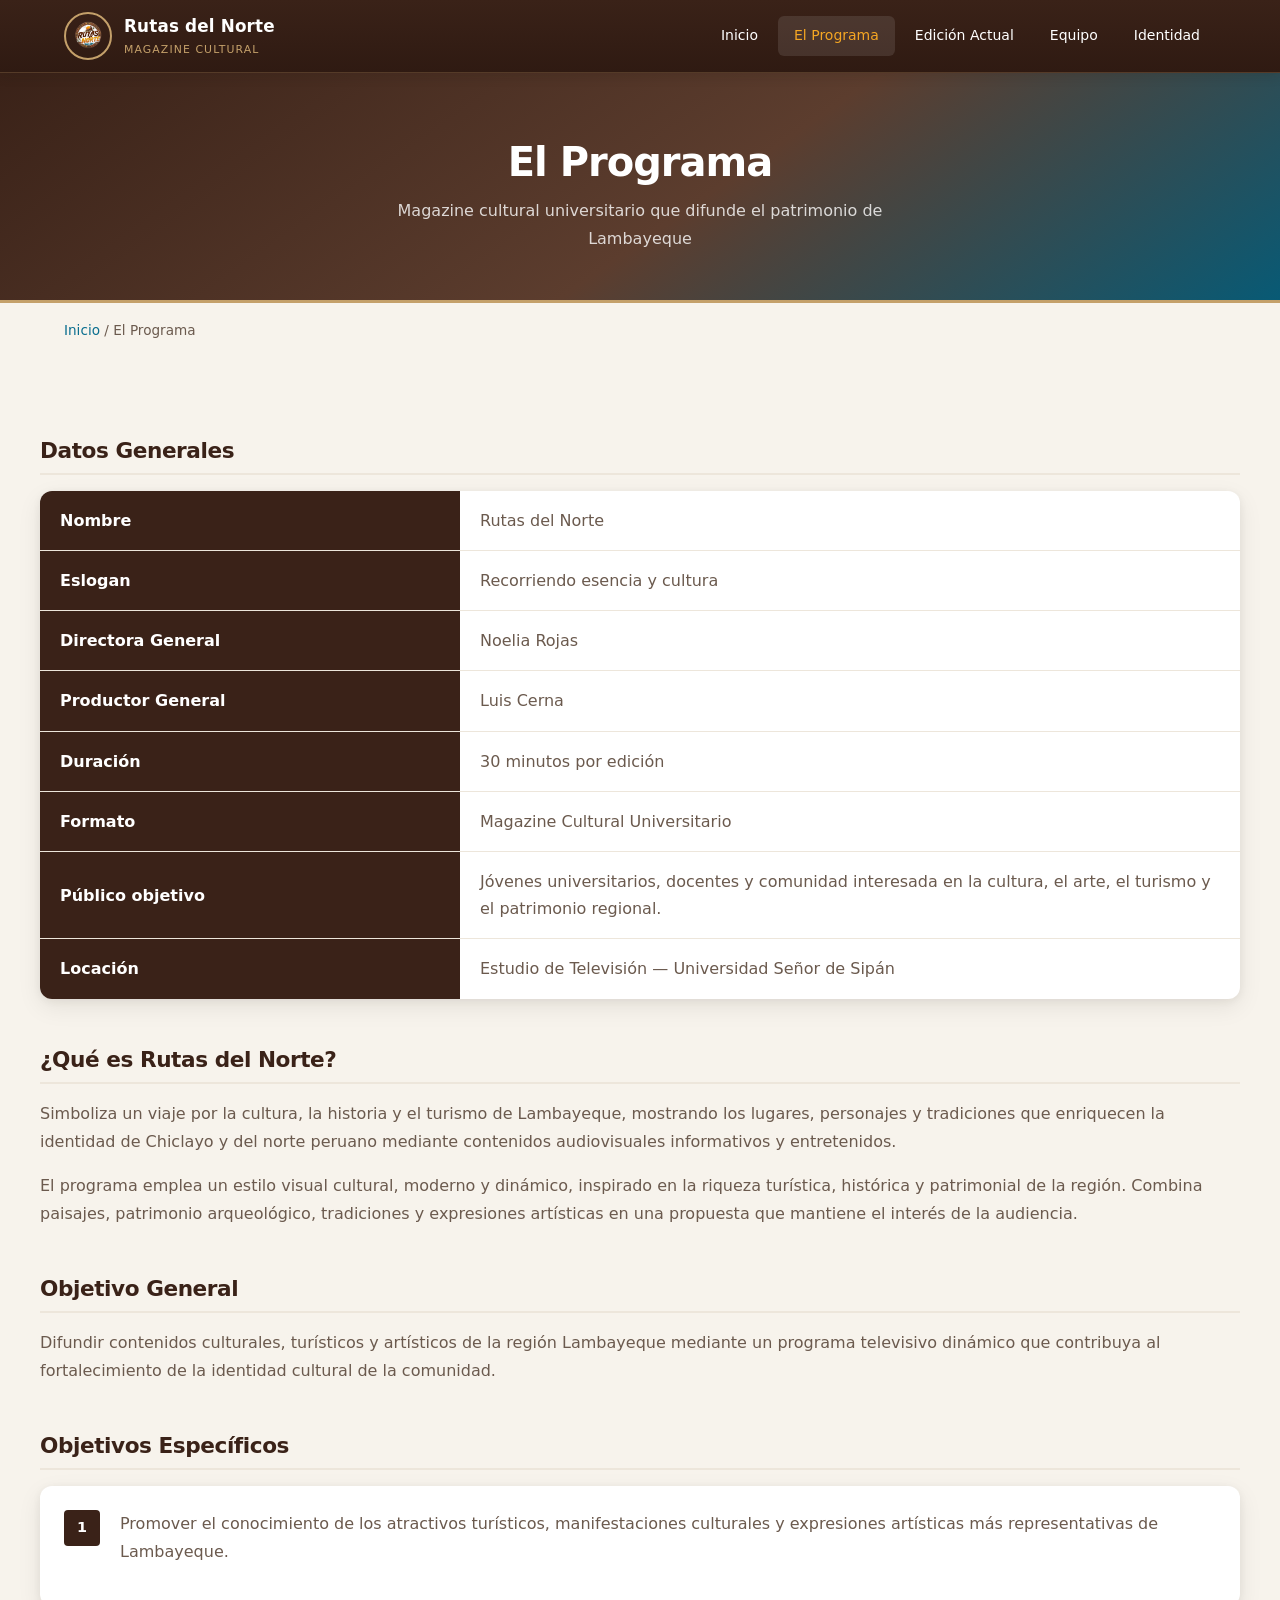
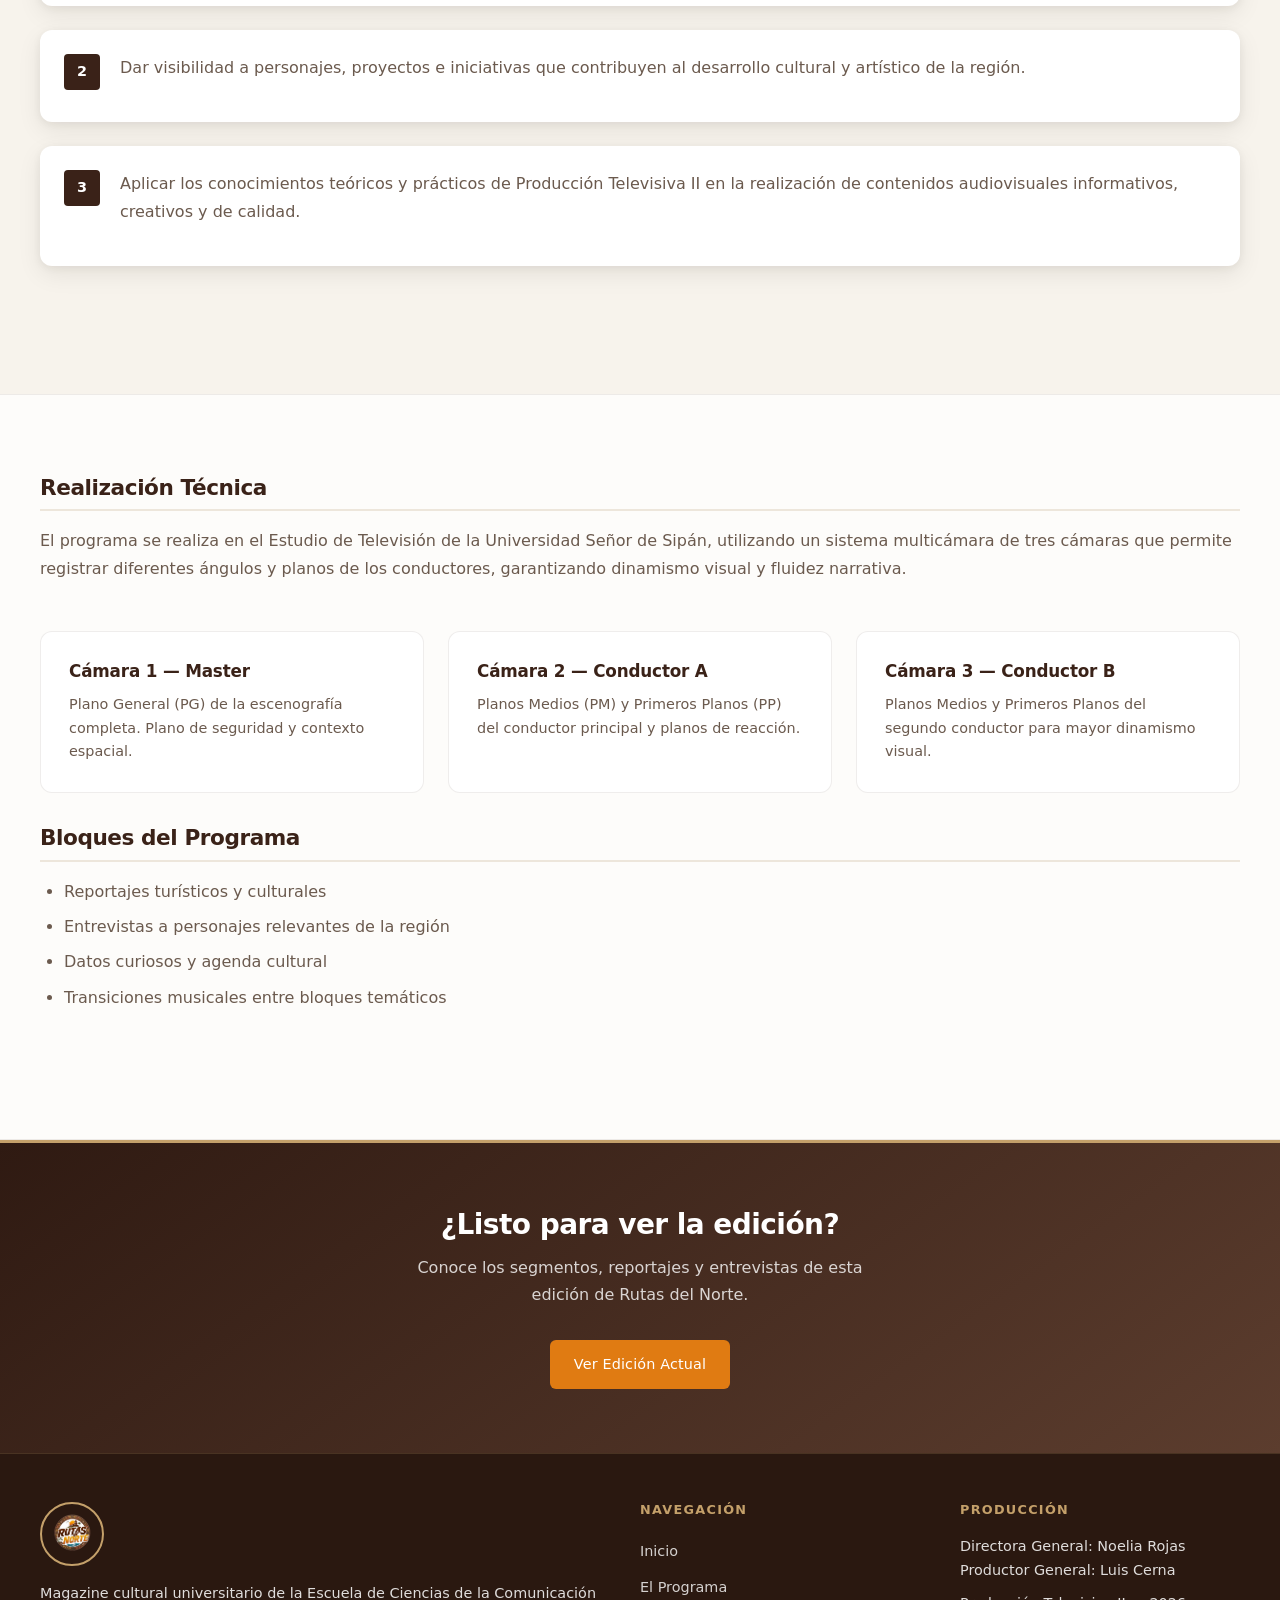
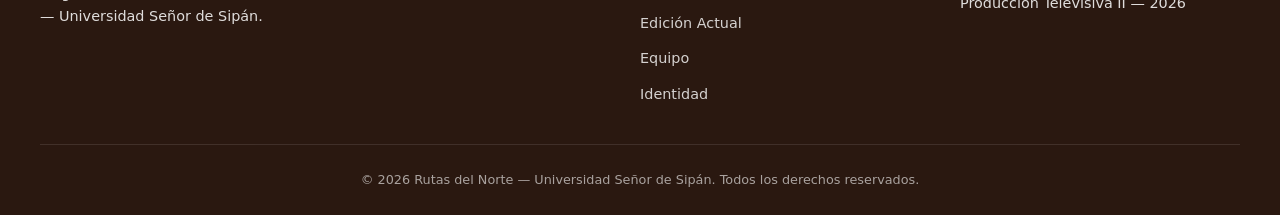
<file: programa.html>
<!DOCTYPE html>
<html lang="es">
<head>
  <meta charset="UTF-8">
  <meta name="viewport" content="width=device-width, initial-scale=1.0">
  <meta name="description" content="Conoce el magazine cultural Rutas del Norte: objetivos, formato y propuesta audiovisual de Lambayeque.">
  <title>El Programa | Rutas del Norte</title>
  <link rel="icon" href="imagenes/rutas-del-norte.png" type="image/png">
  <link rel="stylesheet" href="css/styles.css">
</head>
<body>

  <header class="site-header">
    <div class="header-inner">
      <a href="index.html" class="logo-link">
        <img src="imagenes/rutas-del-norte.png" alt="Rutas del Norte" class="logo-img">
        <div class="logo-text">
          Rutas del Norte
          <span>Magazine Cultural</span>
        </div>
      </a>
      <nav class="nav-desktop" aria-label="Navegación principal">
        <a href="index.html">Inicio</a>
        <a href="programa.html">El Programa</a>
        <a href="edicion.html">Edición Actual</a>
        <a href="equipo.html">Equipo</a>
        <a href="identidad.html">Identidad</a>
      </nav>
      <button class="nav-toggle" aria-label="Abrir menú" aria-expanded="false">
        <span></span><span></span><span></span>
      </button>
    </div>
    <nav class="nav-mobile" aria-label="Menú móvil">
      <a href="index.html">Inicio</a>
      <a href="programa.html">El Programa</a>
      <a href="edicion.html">Edición Actual</a>
      <a href="equipo.html">Equipo</a>
      <a href="identidad.html">Identidad</a>
    </nav>
  </header>

  <div class="page-hero">
    <h1>El Programa</h1>
    <p>Magazine cultural universitario que difunde el patrimonio de Lambayeque</p>
  </div>

  <nav class="breadcrumb" aria-label="Ruta de navegación">
    <a href="index.html">Inicio</a> / El Programa
  </nav>

  <section class="section">
    <div class="section-inner">
      <div class="content-block">
        <h2>Datos Generales</h2>
        <table class="info-table">
          <tr>
            <th>Nombre</th>
            <td>Rutas del Norte</td>
          </tr>
          <tr>
            <th>Eslogan</th>
            <td>Recorriendo esencia y cultura</td>
          </tr>
          <tr>
            <th>Directora General</th>
            <td>Noelia Rojas</td>
          </tr>
          <tr>
            <th>Productor General</th>
            <td>Luis Cerna</td>
          </tr>
          <tr>
            <th>Duración</th>
            <td>30 minutos por edición</td>
          </tr>
          <tr>
            <th>Formato</th>
            <td>Magazine Cultural Universitario</td>
          </tr>
          <tr>
            <th>Público objetivo</th>
            <td>Jóvenes universitarios, docentes y comunidad interesada en la cultura, el arte, el turismo y el patrimonio regional.</td>
          </tr>
          <tr>
            <th>Locación</th>
            <td>Estudio de Televisión — Universidad Señor de Sipán</td>
          </tr>
        </table>
      </div>

      <div class="content-block">
        <h2>¿Qué es Rutas del Norte?</h2>
        <p>
          Simboliza un viaje por la cultura, la historia y el turismo de Lambayeque, mostrando los lugares, personajes y tradiciones que enriquecen la identidad de Chiclayo y del norte peruano mediante contenidos audiovisuales informativos y entretenidos.
        </p>
        <p>
          El programa emplea un estilo visual cultural, moderno y dinámico, inspirado en la riqueza turística, histórica y patrimonial de la región. Combina paisajes, patrimonio arqueológico, tradiciones y expresiones artísticas en una propuesta que mantiene el interés de la audiencia.
        </p>
      </div>

      <div class="content-block">
        <h2>Objetivo General</h2>
        <p>
          Difundir contenidos culturales, turísticos y artísticos de la región Lambayeque mediante un programa televisivo dinámico que contribuya al fortalecimiento de la identidad cultural de la comunidad.
        </p>
      </div>

      <div class="content-block">
        <h2>Objetivos Específicos</h2>
        <div class="objectives-list">
          <div class="objective-item">
            <span class="objective-num">1</span>
            <p>Promover el conocimiento de los atractivos turísticos, manifestaciones culturales y expresiones artísticas más representativas de Lambayeque.</p>
          </div>
          <div class="objective-item">
            <span class="objective-num">2</span>
            <p>Dar visibilidad a personajes, proyectos e iniciativas que contribuyen al desarrollo cultural y artístico de la región.</p>
          </div>
          <div class="objective-item">
            <span class="objective-num">3</span>
            <p>Aplicar los conocimientos teóricos y prácticos de Producción Televisiva II en la realización de contenidos audiovisuales informativos, creativos y de calidad.</p>
          </div>
        </div>
      </div>
    </div>
  </section>

  <section class="section section-alt">
    <div class="section-inner">
      <div class="content-block">
        <h2>Realización Técnica</h2>
        <p>
          El programa se realiza en el Estudio de Televisión de la Universidad Señor de Sipán, utilizando un sistema multicámara de tres cámaras que permite registrar diferentes ángulos y planos de los conductores, garantizando dinamismo visual y fluidez narrativa.
        </p>
      </div>
      <div class="cards-grid cards-grid--3">
        <article class="card">
          <h3>Cámara 1 — Master</h3>
          <p>Plano General (PG) de la escenografía completa. Plano de seguridad y contexto espacial.</p>
        </article>
        <article class="card">
          <h3>Cámara 2 — Conductor A</h3>
          <p>Planos Medios (PM) y Primeros Planos (PP) del conductor principal y planos de reacción.</p>
        </article>
        <article class="card">
          <h3>Cámara 3 — Conductor B</h3>
          <p>Planos Medios y Primeros Planos del segundo conductor para mayor dinamismo visual.</p>
        </article>
      </div>
      <div class="content-block" style="margin-top: 2rem;">
        <h2>Bloques del Programa</h2>
        <ul>
          <li>Reportajes turísticos y culturales</li>
          <li>Entrevistas a personajes relevantes de la región</li>
          <li>Datos curiosos y agenda cultural</li>
          <li>Transiciones musicales entre bloques temáticos</li>
        </ul>
      </div>
    </div>
  </section>

  <section class="cta-section">
    <h2>¿Listo para ver la edición?</h2>
    <p>Conoce los segmentos, reportajes y entrevistas de esta edición de Rutas del Norte.</p>
    <a href="edicion.html" class="btn btn-primary">Ver Edición Actual</a>
  </section>

  <footer class="site-footer">
    <div class="footer-inner">
      <div class="footer-brand">
        <img src="imagenes/rutas-del-norte.png" alt="Rutas del Norte">
        <p>Magazine cultural universitario de la Escuela de Ciencias de la Comunicación — Universidad Señor de Sipán.</p>
      </div>
      <div class="footer-col">
        <h4>Navegación</h4>
        <a href="index.html">Inicio</a>
        <a href="programa.html">El Programa</a>
        <a href="edicion.html">Edición Actual</a>
        <a href="equipo.html">Equipo</a>
        <a href="identidad.html">Identidad</a>
      </div>
      <div class="footer-col">
        <h4>Producción</h4>
        <p style="font-size: 0.9rem;">Directora General: Noelia Rojas</p>
        <p style="font-size: 0.9rem;">Productor General: Luis Cerna</p>
        <p style="font-size: 0.9rem; margin-top: 0.5rem;">Producción Televisiva II — 2026</p>
      </div>
    </div>
    <div class="footer-bottom">
      <p>© 2026 Rutas del Norte — Universidad Señor de Sipán. Todos los derechos reservados.</p>
    </div>
  </footer>

  <script src="js/main.js"></script>
</body>
</html>
</file>
<file: css/styles.css>
/* Rutas del Norte — Estilos globales */
@import url('https://fonts.cdnfonts.com/css/google-sans');

:root {
  --fw-regular: 400;
  --fw-medium: 500;
  --fw-semibold: 600;
  --fw-bold: 700;
  --brown: #3A2218;
  --brown-light: #5C3D2E;
  --brown-soft: #7A5C4A;
  --orange: #E07B12;
  --orange-light: #F5A623;
  --yellow: #F0C14B;
  --teal: #0A6E8F;
  --teal-light: #1A9ABF;
  --teal-dark: #085A75;
  --green: #4A6B35;
  --green-light: #6B8F52;
  --bronze: #C4A06A;
  --cream: #F7F3EC;
  --cream-dark: #EDE6DB;
  --surface: #FFFFFF;
  --surface-elevated: #FDFCFA;
  --white: #FFFFFF;
  --text: #1E1410;
  --text-muted: #6B5A4E;
  --border: rgba(58, 34, 24, 0.08);
  --border-strong: rgba(58, 34, 24, 0.14);
  --shadow: 0 2px 8px rgba(30, 20, 16, 0.06), 0 8px 24px rgba(30, 20, 16, 0.08);
  --shadow-lg: 0 4px 16px rgba(30, 20, 16, 0.08), 0 16px 40px rgba(30, 20, 16, 0.12);
  --radius: 12px;
  --radius-lg: 16px;
  --transition: 0.3s cubic-bezier(0.4, 0, 0.2, 1);
  --max-width: 1200px;
  --header-height: 72px;
}

*,
*::before,
*::after {
  box-sizing: border-box;
  margin: 0;
  padding: 0;
}

html {
  scroll-behavior: smooth;
}

body {
  font-family: 'Google Sans', 'Product Sans', system-ui, sans-serif;
  font-weight: var(--fw-regular);
  font-size: 1rem;
  line-height: 1.7;
  color: var(--text);
  background-color: var(--cream);
  -webkit-font-smoothing: antialiased;
}

h1, h2, h3, h4 {
  font-weight: var(--fw-bold);
  line-height: 1.25;
  letter-spacing: -0.02em;
}

p {
  font-weight: var(--fw-regular);
}

img {
  max-width: 100%;
  height: auto;
  display: block;
}

a {
  color: var(--teal);
  text-decoration: none;
  transition: color var(--transition);
}

a:hover {
  color: var(--teal-light);
}

ul {
  list-style: none;
}

/* ——— Header ——— */
.site-header {
  position: sticky;
  top: 0;
  z-index: 1000;
  background: linear-gradient(180deg, var(--brown) 0%, #2F1A12 100%);
  box-shadow: 0 2px 12px rgba(30, 20, 16, 0.15);
  border-bottom: 1px solid rgba(196, 160, 106, 0.2);
}

.header-inner {
  max-width: var(--max-width);
  margin: 0 auto;
  padding: 0 1.5rem;
  height: var(--header-height);
  display: flex;
  align-items: center;
  justify-content: space-between;
  gap: 1rem;
}

.logo-link {
  display: flex;
  align-items: center;
  gap: 0.75rem;
  color: var(--white);
}

.logo-link:hover {
  color: var(--orange-light);
}

.logo-img {
  width: 48px;
  height: 48px;
  border-radius: 50%;
  object-fit: cover;
  border: 2px solid var(--bronze);
}

.logo-text {
  font-weight: var(--fw-semibold);
  font-size: 1.05rem;
  letter-spacing: 0.01em;
}

.logo-text span {
  display: block;
  font-size: 0.68rem;
  font-weight: var(--fw-medium);
  color: var(--bronze);
  letter-spacing: 0.1em;
  text-transform: uppercase;
}

.nav-desktop {
  display: flex;
  gap: 0.25rem;
}

.nav-desktop a {
  color: var(--white);
  padding: 0.5rem 1rem;
  border-radius: 6px;
  font-size: 0.875rem;
  font-weight: var(--fw-medium);
  transition: background var(--transition), color var(--transition);
}

.nav-desktop a:hover,
.nav-desktop a.active {
  background: rgba(255, 255, 255, 0.1);
  color: var(--orange-light);
}

.nav-toggle {
  display: none;
  background: none;
  border: none;
  cursor: pointer;
  padding: 0.5rem;
  color: var(--white);
}

.nav-toggle span {
  display: block;
  width: 24px;
  height: 2px;
  background: currentColor;
  margin: 5px 0;
  transition: var(--transition);
}

.nav-mobile {
  display: none;
  position: fixed;
  top: var(--header-height);
  left: 0;
  right: 0;
  background: var(--brown);
  padding: 1rem 1.5rem 1.5rem;
  box-shadow: var(--shadow-lg);
  transform: translateY(-110%);
  opacity: 0;
  transition: transform var(--transition), opacity var(--transition);
}

.nav-mobile.open {
  transform: translateY(0);
  opacity: 1;
}

.nav-mobile a {
  display: block;
  color: var(--white);
  padding: 0.85rem 0;
  border-bottom: 1px solid rgba(255, 255, 255, 0.1);
  font-weight: var(--fw-medium);
  font-size: 0.9rem;
}

.nav-mobile a:hover,
.nav-mobile a.active {
  color: var(--orange-light);
}

/* ——— Hero ——— */
.hero {
  position: relative;
  background: linear-gradient(145deg, #2F1A12 0%, var(--brown) 40%, var(--teal-dark) 100%);
  color: var(--white);
  overflow: hidden;
  min-height: 85vh;
  display: flex;
  align-items: center;
}

.hero::before {
  content: '';
  position: absolute;
  inset: 0;
  background: url("data:image/svg+xml,%3Csvg width='60' height='60' viewBox='0 0 60 60' xmlns='http://www.w3.org/2000/svg'%3E%3Cg fill='none' fill-rule='evenodd'%3E%3Cg fill='%23C4A06A' fill-opacity='0.06'%3E%3Cpath d='M30 0l15 8.66v17.32L30 34.64 15 25.98V8.66L30 0zm0 25.98l15 8.66v17.32L30 60 15 51.96V34.64l15-8.66z'/%3E%3C/g%3E%3C/g%3E%3C/svg%3E");
  opacity: 0.8;
}

.hero::after {
  content: '';
  position: absolute;
  bottom: 0;
  left: 0;
  right: 0;
  height: 120px;
  background: linear-gradient(to top, var(--cream), transparent);
  pointer-events: none;
}

.hero-inner {
  position: relative;
  max-width: var(--max-width);
  margin: 0 auto;
  padding: 4rem 1.5rem;
  display: grid;
  grid-template-columns: 1fr 1fr;
  gap: 3rem;
  align-items: center;
}

.hero-content h1 {
  font-size: clamp(2.25rem, 5vw, 3.25rem);
  font-weight: var(--fw-bold);
  line-height: 1.1;
  margin-bottom: 0.75rem;
  letter-spacing: -0.03em;
}

.hero-content h1 .highlight {
  color: var(--orange-light);
  background: none;
  -webkit-text-fill-color: currentColor;
}

.hero-tagline {
  font-size: 1.125rem;
  color: rgba(255, 255, 255, 0.75);
  margin-bottom: 1.25rem;
  font-weight: var(--fw-regular);
  letter-spacing: 0.02em;
}

.hero-desc {
  font-size: 1rem;
  font-weight: var(--fw-regular);
  color: rgba(255, 255, 255, 0.88);
  margin-bottom: 2rem;
  max-width: 520px;
  line-height: 1.75;
}

.hero-visual {
  display: flex;
  justify-content: center;
  align-items: center;
}

.hero-logo {
  width: min(340px, 85vw);
  border-radius: 50%;
  box-shadow: 0 0 0 4px rgba(196, 160, 106, 0.3), var(--shadow-lg);
}

/* ——— Buttons ——— */
.btn {
  display: inline-flex;
  align-items: center;
  gap: 0.5rem;
  padding: 0.75rem 1.5rem;
  border-radius: 6px;
  font-family: inherit;
  font-weight: var(--fw-medium);
  font-size: 0.9rem;
  border: none;
  cursor: pointer;
  transition: background var(--transition), box-shadow var(--transition), color var(--transition);
  letter-spacing: 0.01em;
}

.btn:hover {
  transform: none;
}

.btn-primary {
  background: var(--orange);
  color: var(--white);
  box-shadow: none;
}

.btn-primary:hover {
  background: var(--brown-light);
  color: var(--white);
  box-shadow: none;
}

.btn-outline {
  background: transparent;
  color: var(--white);
  border: 2px solid var(--white);
}

.btn-outline:hover {
  background: var(--white);
  color: var(--brown);
}

.btn-group {
  display: flex;
  flex-wrap: wrap;
  gap: 1rem;
}

/* ——— Sections ——— */
.section {
  padding: 5rem 1.5rem;
}

.section-inner {
  max-width: var(--max-width);
  margin: 0 auto;
}

.section-header {
  text-align: center;
  margin-bottom: 3rem;
}

.section-label {
  display: inline-block;
  font-size: 0.72rem;
  font-weight: var(--fw-semibold);
  letter-spacing: 0.14em;
  text-transform: uppercase;
  color: var(--teal);
  margin-bottom: 0.65rem;
}

.section-title {
  font-size: clamp(1.65rem, 3.5vw, 2.15rem);
  font-weight: var(--fw-bold);
  color: var(--brown);
  margin-bottom: 0.65rem;
  letter-spacing: -0.025em;
}

.section-subtitle {
  font-size: 1rem;
  font-weight: var(--fw-regular);
  color: var(--text-muted);
  max-width: 580px;
  margin: 0 auto;
  line-height: 1.75;
}

.section-alt {
  background: var(--surface-elevated);
  border-top: 1px solid var(--border);
  border-bottom: 1px solid var(--border);
}

.section-dark {
  background: linear-gradient(160deg, var(--brown) 0%, #2F1A12 100%);
  color: var(--white);
}

.section-dark .section-title {
  color: var(--white);
}

.section-dark .section-subtitle {
  color: rgba(255, 255, 255, 0.8);
}

.section-dark .section-label {
  color: var(--bronze);
}

/* ——— Cards ——— */
.cards-grid {
  display: grid;
  grid-template-columns: repeat(4, 1fr);
  gap: 1.5rem;
  align-items: stretch;
}

.cards-grid--3 {
  grid-template-columns: repeat(3, 1fr);
}

.cards-grid--2 {
  grid-template-columns: repeat(2, 1fr);
}

.card {
  display: flex;
  flex-direction: column;
  height: 100%;
  background: var(--surface);
  border-radius: var(--radius);
  padding: 1.75rem;
  box-shadow: none;
  border: 1px solid var(--border);
  transition: border-color var(--transition), box-shadow var(--transition);
}

.card:hover {
  transform: none;
  box-shadow: var(--shadow);
  border-color: var(--border-strong);
}

.card-accent {
  border-top: 3px solid var(--brown);
}

.card-accent--orange { border-top-color: var(--orange); }
.card-accent--teal { border-top-color: var(--teal); }
.card-accent--green { border-top-color: var(--green); }

.card h3 {
  font-size: 1.05rem;
  font-weight: var(--fw-semibold);
  color: var(--brown);
  margin-bottom: 0.6rem;
  line-height: 1.35;
  letter-spacing: -0.01em;
}

.card p {
  flex: 1;
  color: var(--text-muted);
  font-size: 0.9rem;
  font-weight: var(--fw-regular);
  line-height: 1.65;
}

.card-link {
  display: inline-block;
  margin-top: auto;
  padding-top: 1.25rem;
  font-weight: var(--fw-medium);
  color: var(--teal);
  font-size: 0.875rem;
  border-bottom: 1px solid transparent;
  transition: border-color var(--transition), color var(--transition);
}

.card-link:hover {
  color: var(--brown);
  border-bottom-color: var(--brown);
}

/* Cards en sección oscura */
.section-dark .card,
.card--dark {
  background: rgba(255, 255, 255, 0.06);
  border-color: rgba(255, 255, 255, 0.12);
}

.section-dark .card h3,
.card--dark h3 {
  color: var(--white);
  font-weight: var(--fw-semibold);
}

.section-dark .card p,
.card--dark p {
  color: rgba(255, 255, 255, 0.72);
  font-weight: var(--fw-regular);
}

.section-dark .card:hover,
.card--dark:hover {
  background: rgba(255, 255, 255, 0.09);
  border-color: rgba(196, 160, 106, 0.3);
}

/* ——— Stats ——— */
.stats-bar {
  background: linear-gradient(135deg, var(--teal-dark) 0%, var(--teal) 50%, var(--teal-light) 100%);
  padding: 3rem 1.5rem;
  border-top: 3px solid var(--bronze);
  border-bottom: 3px solid var(--bronze);
}

.stats-grid {
  max-width: var(--max-width);
  margin: 0 auto;
  display: grid;
  grid-template-columns: repeat(auto-fit, minmax(180px, 1fr));
  gap: 2rem;
  text-align: center;
  color: var(--white);
}

.stat-item strong {
  display: block;
  font-size: 1.75rem;
  font-weight: var(--fw-bold);
  color: var(--white);
  margin-bottom: 0.35rem;
  letter-spacing: -0.02em;
}

.stat-item span {
  font-size: 0.85rem;
  font-weight: var(--fw-regular);
  opacity: 0.85;
}

/* ——— Page header (subpages) ——— */
.page-hero {
  background: linear-gradient(145deg, var(--brown) 0%, var(--brown-light) 55%, var(--teal-dark) 100%);
  color: var(--white);
  padding: 4rem 1.5rem 3rem;
  text-align: center;
  border-bottom: 3px solid var(--bronze);
}

.page-hero h1 {
  font-size: clamp(1.85rem, 4vw, 2.5rem);
  font-weight: var(--fw-bold);
  margin-bottom: 0.65rem;
  letter-spacing: -0.025em;
}

.page-hero p {
  font-size: 1rem;
  font-weight: var(--fw-regular);
  color: rgba(255, 255, 255, 0.8);
  max-width: 560px;
  margin: 0 auto;
  line-height: 1.7;
}

.breadcrumb {
  max-width: var(--max-width);
  margin: 0 auto;
  padding: 1rem 1.5rem;
  font-size: 0.85rem;
  font-weight: var(--fw-regular);
  color: var(--text-muted);
}

.breadcrumb a {
  color: var(--teal);
}

/* ——— Content blocks ——— */
.content-block {
  margin-bottom: 3rem;
}

.content-block h2 {
  font-size: 1.35rem;
  font-weight: var(--fw-bold);
  color: var(--brown);
  margin-bottom: 1rem;
  padding-bottom: 0.5rem;
  border-bottom: 2px solid var(--cream-dark);
  display: block;
  letter-spacing: -0.02em;
}

.content-block p {
  color: var(--text-muted);
  font-weight: var(--fw-regular);
  margin-bottom: 1rem;
  line-height: 1.75;
}

.content-block ul {
  list-style: disc;
  padding-left: 1.5rem;
  color: var(--text-muted);
}

.content-block ul li {
  margin-bottom: 0.5rem;
}

/* ——— Segment cards (edición) ——— */
.segments-list {
  display: flex;
  flex-direction: column;
  gap: 1.25rem;
}

.segment-card {
  display: grid;
  grid-template-columns: auto 1fr;
  gap: 1.5rem;
  background: var(--white);
  border-radius: var(--radius);
  padding: 1.5rem;
  box-shadow: var(--shadow);
  border-left: 4px solid var(--orange);
  align-items: start;
}

.segment-time {
  background: var(--brown);
  color: var(--white);
  padding: 0.45rem 0.85rem;
  border-radius: 4px;
  font-weight: var(--fw-semibold);
  font-size: 0.8rem;
  white-space: nowrap;
  text-align: center;
  min-width: 70px;
  align-self: start;
}

.segment-card h3 {
  font-size: 1.05rem;
  font-weight: var(--fw-semibold);
  color: var(--brown);
  margin-bottom: 0.45rem;
  letter-spacing: -0.01em;
}

.segment-card p {
  color: var(--text-muted);
  font-size: 0.9rem;
  font-weight: var(--fw-regular);
  line-height: 1.65;
}

.segment-type {
  display: inline-block;
  font-size: 0.7rem;
  font-weight: var(--fw-semibold);
  text-transform: uppercase;
  letter-spacing: 0.08em;
  color: var(--teal);
  margin-bottom: 0.35rem;
}

/* ——— Team table ——— */
.team-grid {
  display: grid;
  grid-template-columns: repeat(2, 1fr);
  gap: 1.5rem;
  align-items: stretch;
}

.team-card {
  display: flex;
  flex-direction: column;
  height: 100%;
  background: var(--surface);
  border-radius: var(--radius);
  padding: 1.5rem;
  box-shadow: var(--shadow);
  border: 1px solid var(--border);
  border-top: 3px solid var(--bronze);
  transition: box-shadow var(--transition), border-color var(--transition);
}

.team-card:hover {
  box-shadow: var(--shadow);
  border-color: var(--border-strong);
}

.team-card ul {
  flex: 1;
}

.team-card .role {
  font-size: 0.72rem;
  font-weight: var(--fw-semibold);
  text-transform: uppercase;
  letter-spacing: 0.1em;
  color: var(--teal);
  margin-bottom: 0.35rem;
}

.team-card h3 {
  font-size: 1.05rem;
  font-weight: var(--fw-semibold);
  color: var(--brown);
  margin-bottom: 0.65rem;
  letter-spacing: -0.01em;
}

.team-card ul {
  font-size: 0.875rem;
  font-weight: var(--fw-regular);
  color: var(--text-muted);
  line-height: 1.6;
}

.team-card ul li {
  padding: 0.3rem 0;
  padding-left: 1rem;
  position: relative;
}

.team-card ul li::before {
  content: '•';
  position: absolute;
  left: 0;
  color: var(--orange);
}

/* ——— Color palette ——— */
.palette-grid {
  display: grid;
  grid-template-columns: repeat(3, 1fr);
  gap: 1.5rem;
  align-items: stretch;
}

.palette-item {
  display: flex;
  flex-direction: column;
  height: 100%;
  border-radius: var(--radius);
  overflow: hidden;
  box-shadow: var(--shadow);
  background: var(--surface);
  border: 1px solid var(--border);
}

.palette-info {
  flex: 1;
  display: flex;
  flex-direction: column;
  padding: 1.25rem;
}

.palette-swatch {
  height: 100px;
  flex-shrink: 0;
}

.palette-info h3 {
  font-size: 0.95rem;
  font-weight: var(--fw-semibold);
  color: var(--brown);
  margin-bottom: 0.35rem;
}

.palette-info code {
  font-size: 0.78rem;
  font-weight: var(--fw-regular);
  color: var(--teal);
  background: var(--cream);
  padding: 0.15rem 0.5rem;
  border-radius: 4px;
}

.palette-info p {
  font-size: 0.85rem;
  font-weight: var(--fw-regular);
  color: var(--text-muted);
  margin-top: auto;
  padding-top: 0.5rem;
  line-height: 1.55;
}

/* ——— Objectives list ——— */
.objectives-list {
  counter-reset: obj;
}

.objective-item {
  display: flex;
  gap: 1.25rem;
  margin-bottom: 1.5rem;
  padding: 1.5rem;
  background: var(--white);
  border-radius: var(--radius);
  box-shadow: var(--shadow);
}

.objective-num {
  flex-shrink: 0;
  width: 36px;
  height: 36px;
  background: var(--brown);
  color: var(--white);
  border-radius: 4px;
  display: flex;
  align-items: center;
  justify-content: center;
  font-weight: var(--fw-semibold);
  font-size: 0.9rem;
}

.objective-item p {
  color: var(--text-muted);
}

/* ——— Utilities ——— */
.content-block--center {
  text-align: center;
}

.identity-logo {
  width: 260px;
  margin: 0 auto 2rem;
  border-radius: 50%;
  box-shadow: var(--shadow-lg);
}

.identity-desc {
  max-width: 700px;
  margin: 1rem auto 0;
}

.section-cta {
  text-align: center;
  margin-top: 2.5rem;
}

/* ——— CTA ——— */
.cta-section {
  background: linear-gradient(145deg, #2F1A12, var(--brown-light));
  color: var(--white);
  text-align: center;
  padding: 4rem 1.5rem;
  border-top: 3px solid var(--bronze);
}

.cta-section h2 {
  font-size: clamp(1.35rem, 3vw, 1.75rem);
  font-weight: var(--fw-bold);
  margin-bottom: 0.75rem;
  letter-spacing: -0.02em;
}

.cta-section p {
  font-weight: var(--fw-regular);
  color: rgba(255, 255, 255, 0.8);
  margin-bottom: 2rem;
  max-width: 480px;
  margin-left: auto;
  margin-right: auto;
  line-height: 1.7;
}

/* ——— Footer ——— */
.site-footer {
  background: #2A1810;
  color: rgba(255, 255, 255, 0.85);
  padding: 3rem 1.5rem 1.5rem;
  border-top: 1px solid rgba(196, 160, 106, 0.2);
}

.footer-inner {
  max-width: var(--max-width);
  margin: 0 auto;
  display: grid;
  grid-template-columns: 2fr 1fr 1fr;
  gap: 2.5rem;
  margin-bottom: 2rem;
}

.footer-brand img {
  width: 64px;
  border-radius: 50%;
  margin-bottom: 1rem;
  border: 2px solid var(--bronze);
}

.footer-brand p {
  font-size: 0.9rem;
  line-height: 1.6;
}

.footer-col h4 {
  font-size: 0.8rem;
  font-weight: var(--fw-semibold);
  text-transform: uppercase;
  letter-spacing: 0.1em;
  color: var(--bronze);
  margin-bottom: 1rem;
}

.footer-col a,
.footer-brand p {
  font-weight: var(--fw-regular);
}

.footer-col a {
  display: block;
  color: rgba(255, 255, 255, 0.8);
  padding: 0.35rem 0;
  font-size: 0.9rem;
}

.footer-col a:hover {
  color: var(--orange-light);
}

.footer-bottom {
  max-width: var(--max-width);
  margin: 0 auto;
  padding-top: 1.5rem;
  border-top: 1px solid rgba(255, 255, 255, 0.15);
  text-align: center;
  font-size: 0.8rem;
  opacity: 0.7;
}

/* ——— Info table ——— */
.info-table {
  width: 100%;
  border-collapse: collapse;
  background: var(--white);
  border-radius: var(--radius);
  overflow: hidden;
  box-shadow: var(--shadow);
}

.info-table th,
.info-table td {
  padding: 1rem 1.25rem;
  text-align: left;
  border-bottom: 1px solid var(--cream-dark);
}

.info-table th {
  background: var(--brown);
  color: var(--white);
  font-weight: var(--fw-semibold);
  width: 35%;
}

.info-table td {
  color: var(--text-muted);
  font-weight: var(--fw-regular);
}

.info-table tr:last-child td,
.info-table tr:last-child th {
  border-bottom: none;
}

/* ——— Responsive ——— */
@media (max-width: 1024px) {
  .cards-grid {
    grid-template-columns: repeat(2, 1fr);
  }

  .cards-grid--3 {
    grid-template-columns: repeat(2, 1fr);
  }

  .palette-grid {
    grid-template-columns: repeat(2, 1fr);
  }
}

@media (max-width: 900px) {
  .hero-inner {
    grid-template-columns: 1fr;
    text-align: center;
    padding: 3rem 1.5rem;
  }

  .hero-desc {
    margin-left: auto;
    margin-right: auto;
  }

  .btn-group {
    justify-content: center;
  }

  .hero-visual {
    order: -1;
  }

  .hero-logo {
    width: 220px;
  }

  .footer-inner {
    grid-template-columns: 1fr;
    text-align: center;
  }

  .footer-brand img {
    margin-left: auto;
    margin-right: auto;
  }
}

@media (max-width: 768px) {
  .nav-desktop {
    display: none;
  }

  .nav-toggle {
    display: block;
  }

  .nav-mobile {
    display: block;
  }

  .cards-grid,
  .cards-grid--3,
  .cards-grid--2,
  .team-grid,
  .palette-grid {
    grid-template-columns: 1fr;
  }

  .segment-card {
    grid-template-columns: 1fr;
  }

  .info-table th,
  .info-table td {
    display: block;
    width: 100%;
  }

  .info-table th {
    border-bottom: none;
    padding-bottom: 0.25rem;
  }
}
</file>
